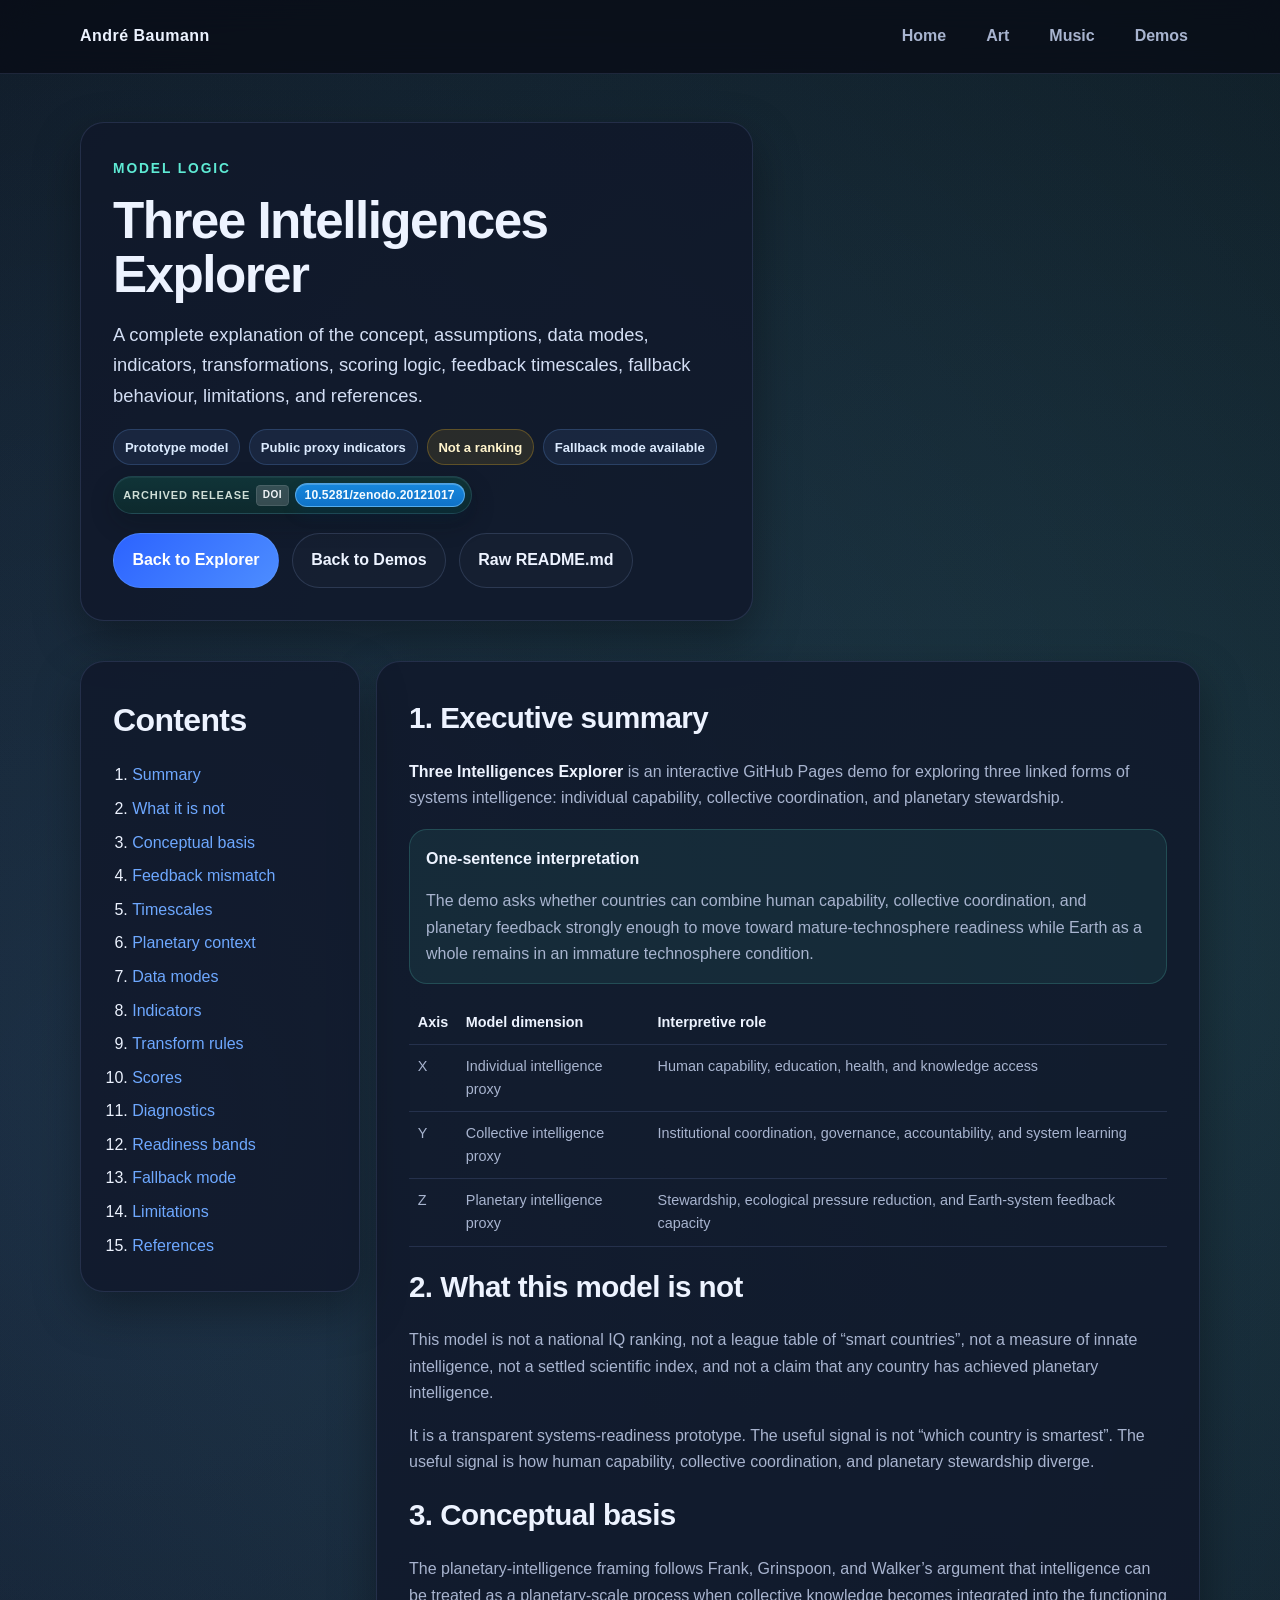
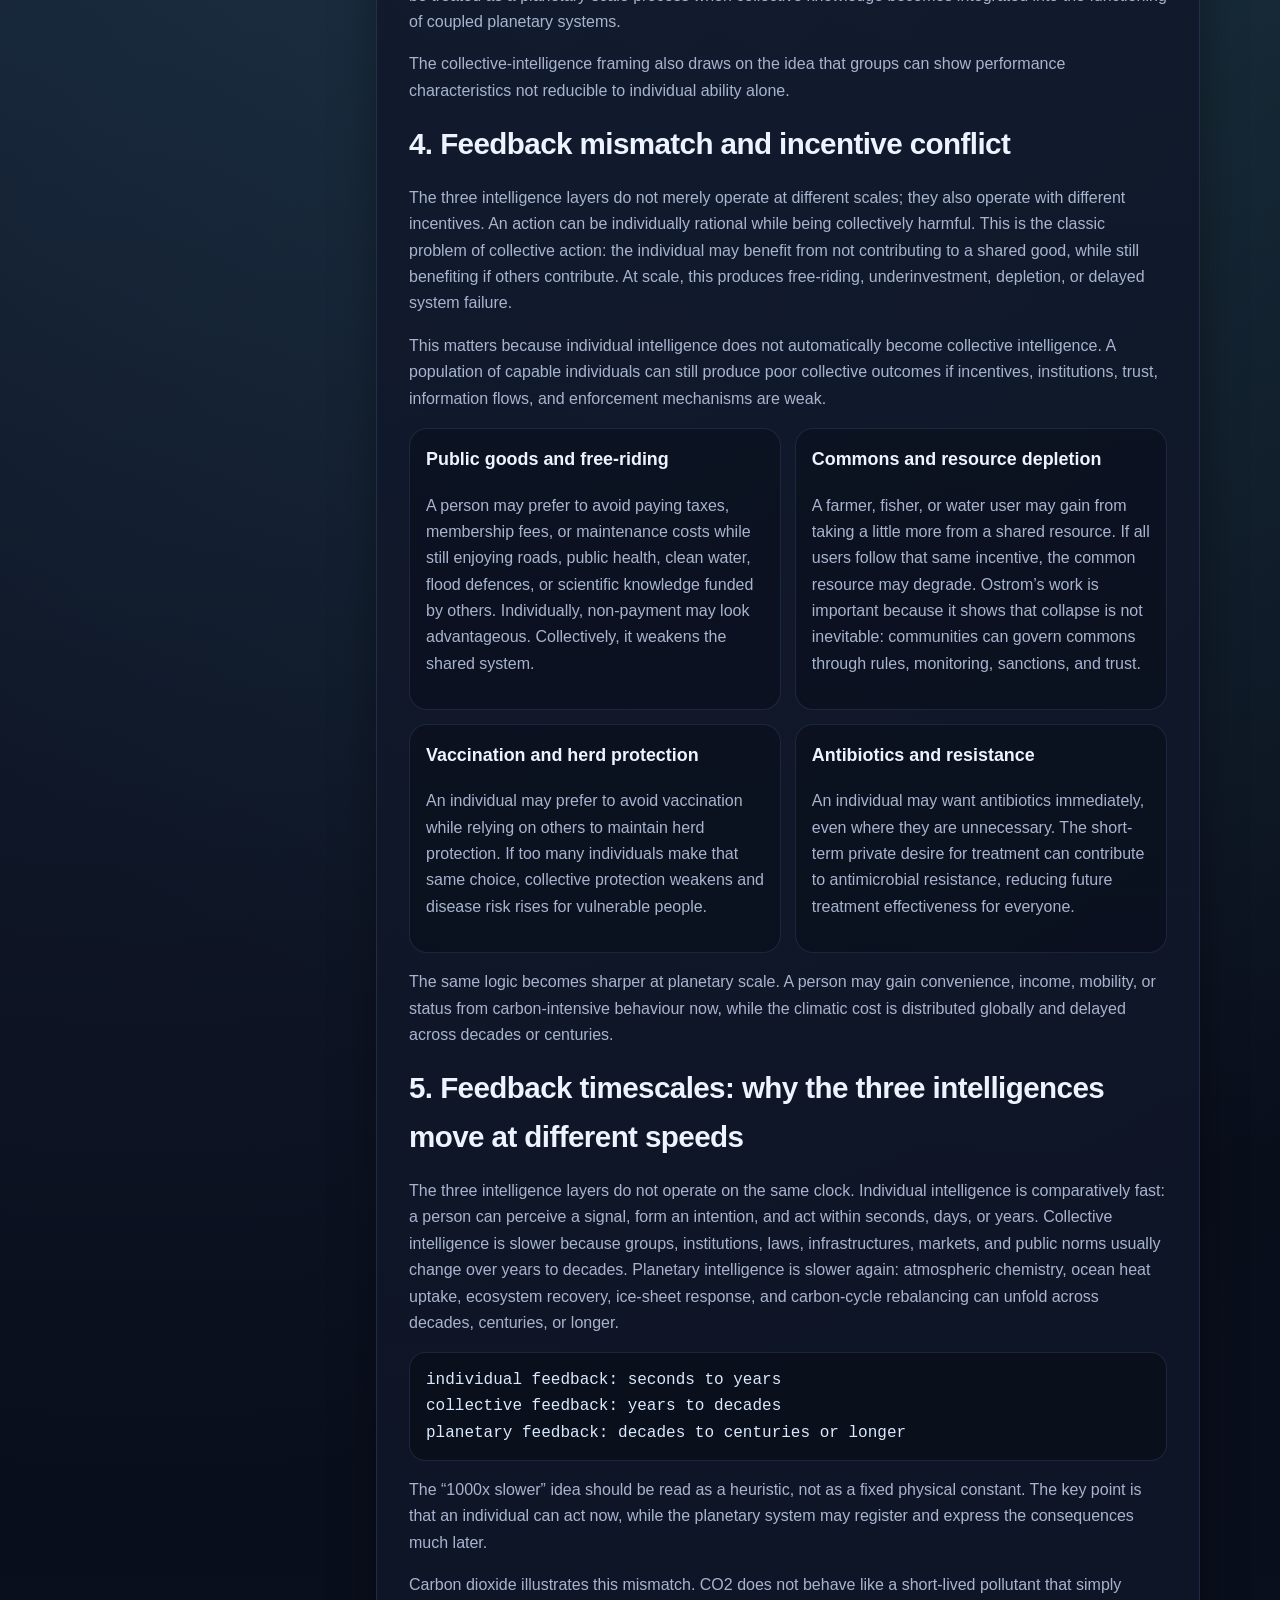
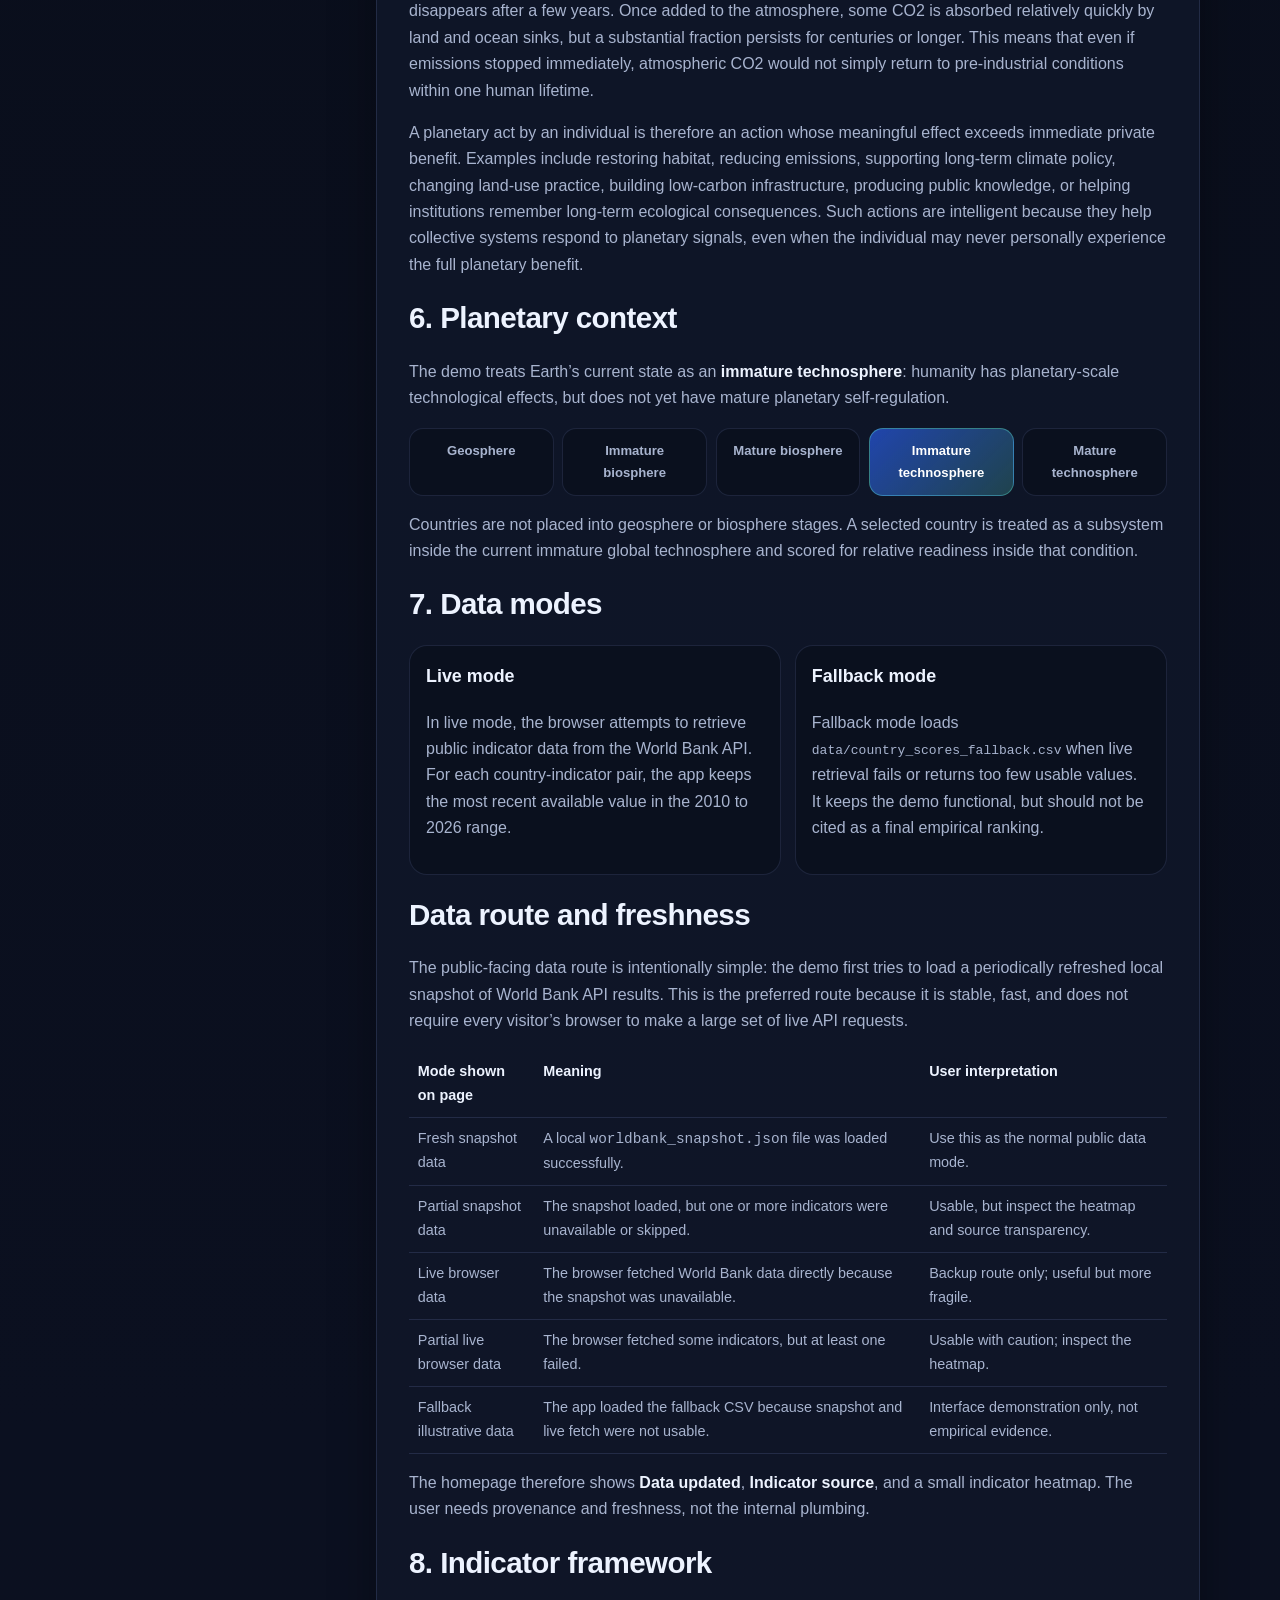
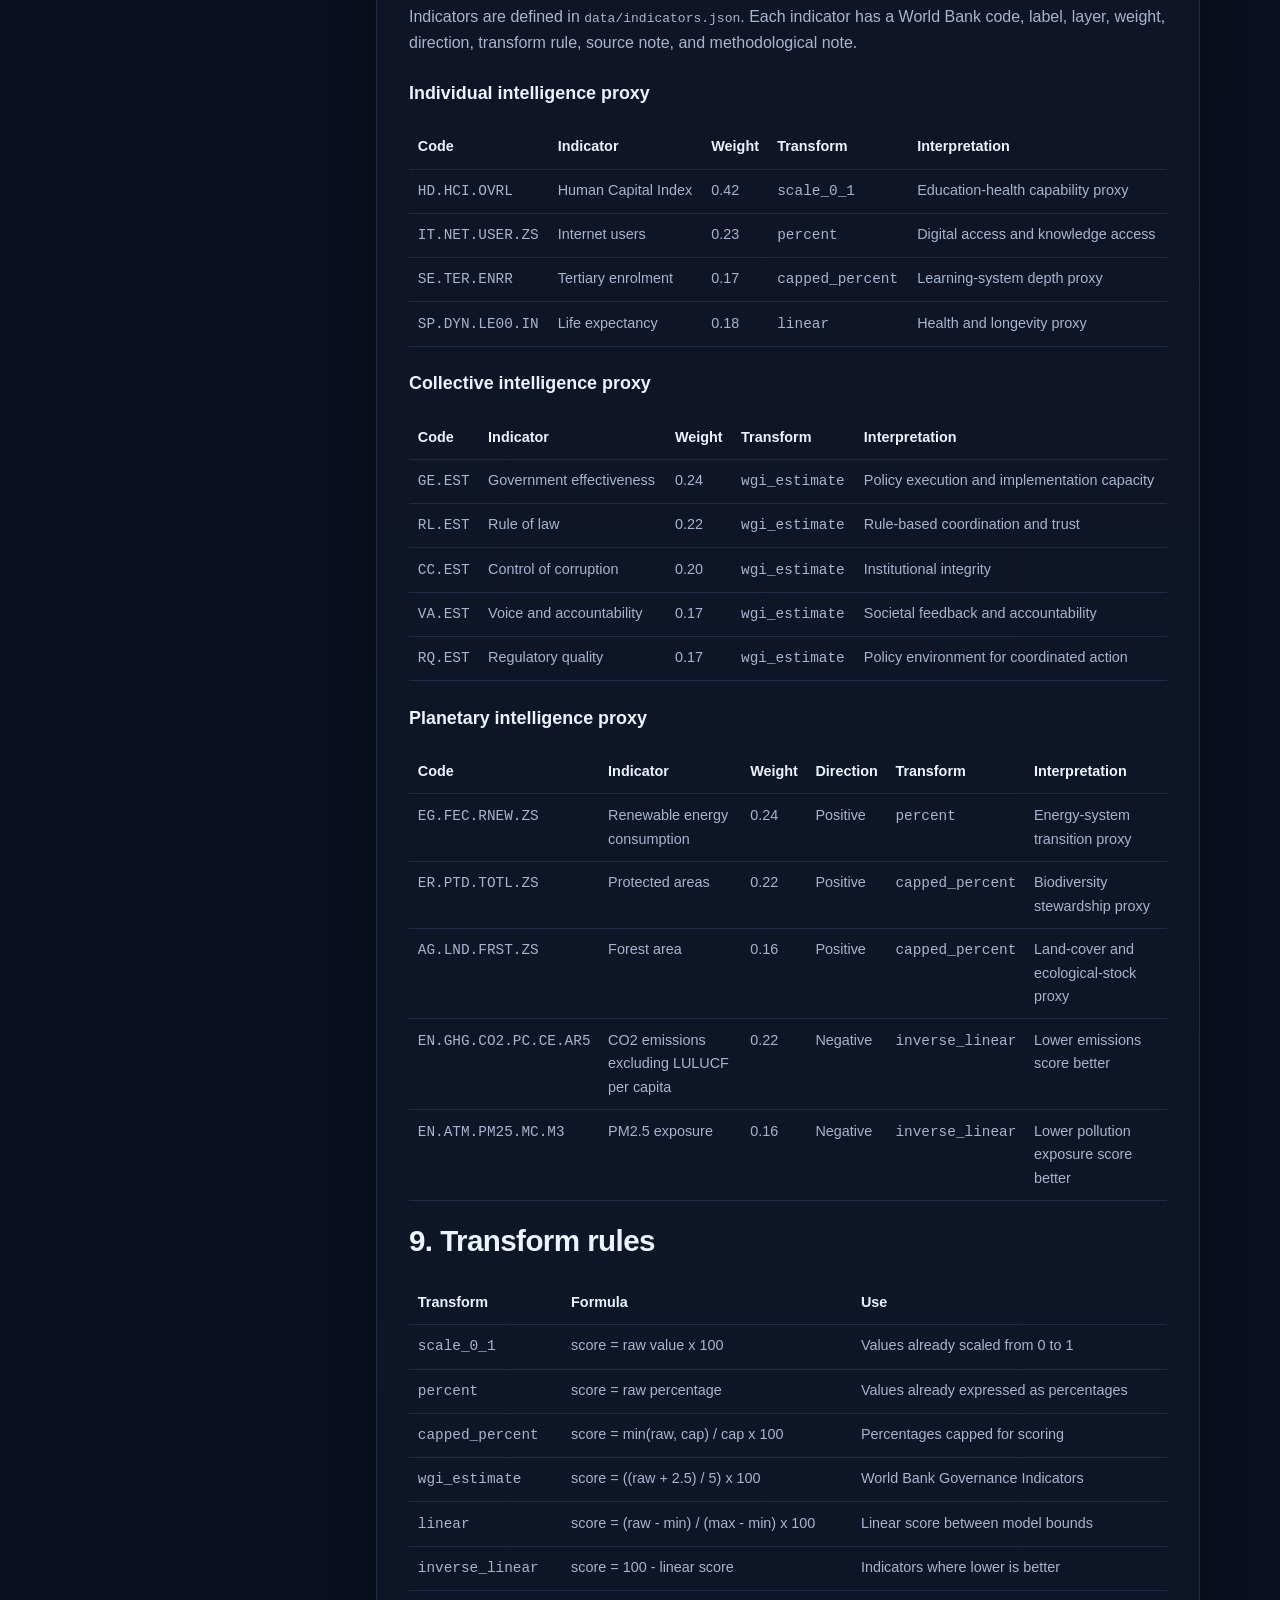
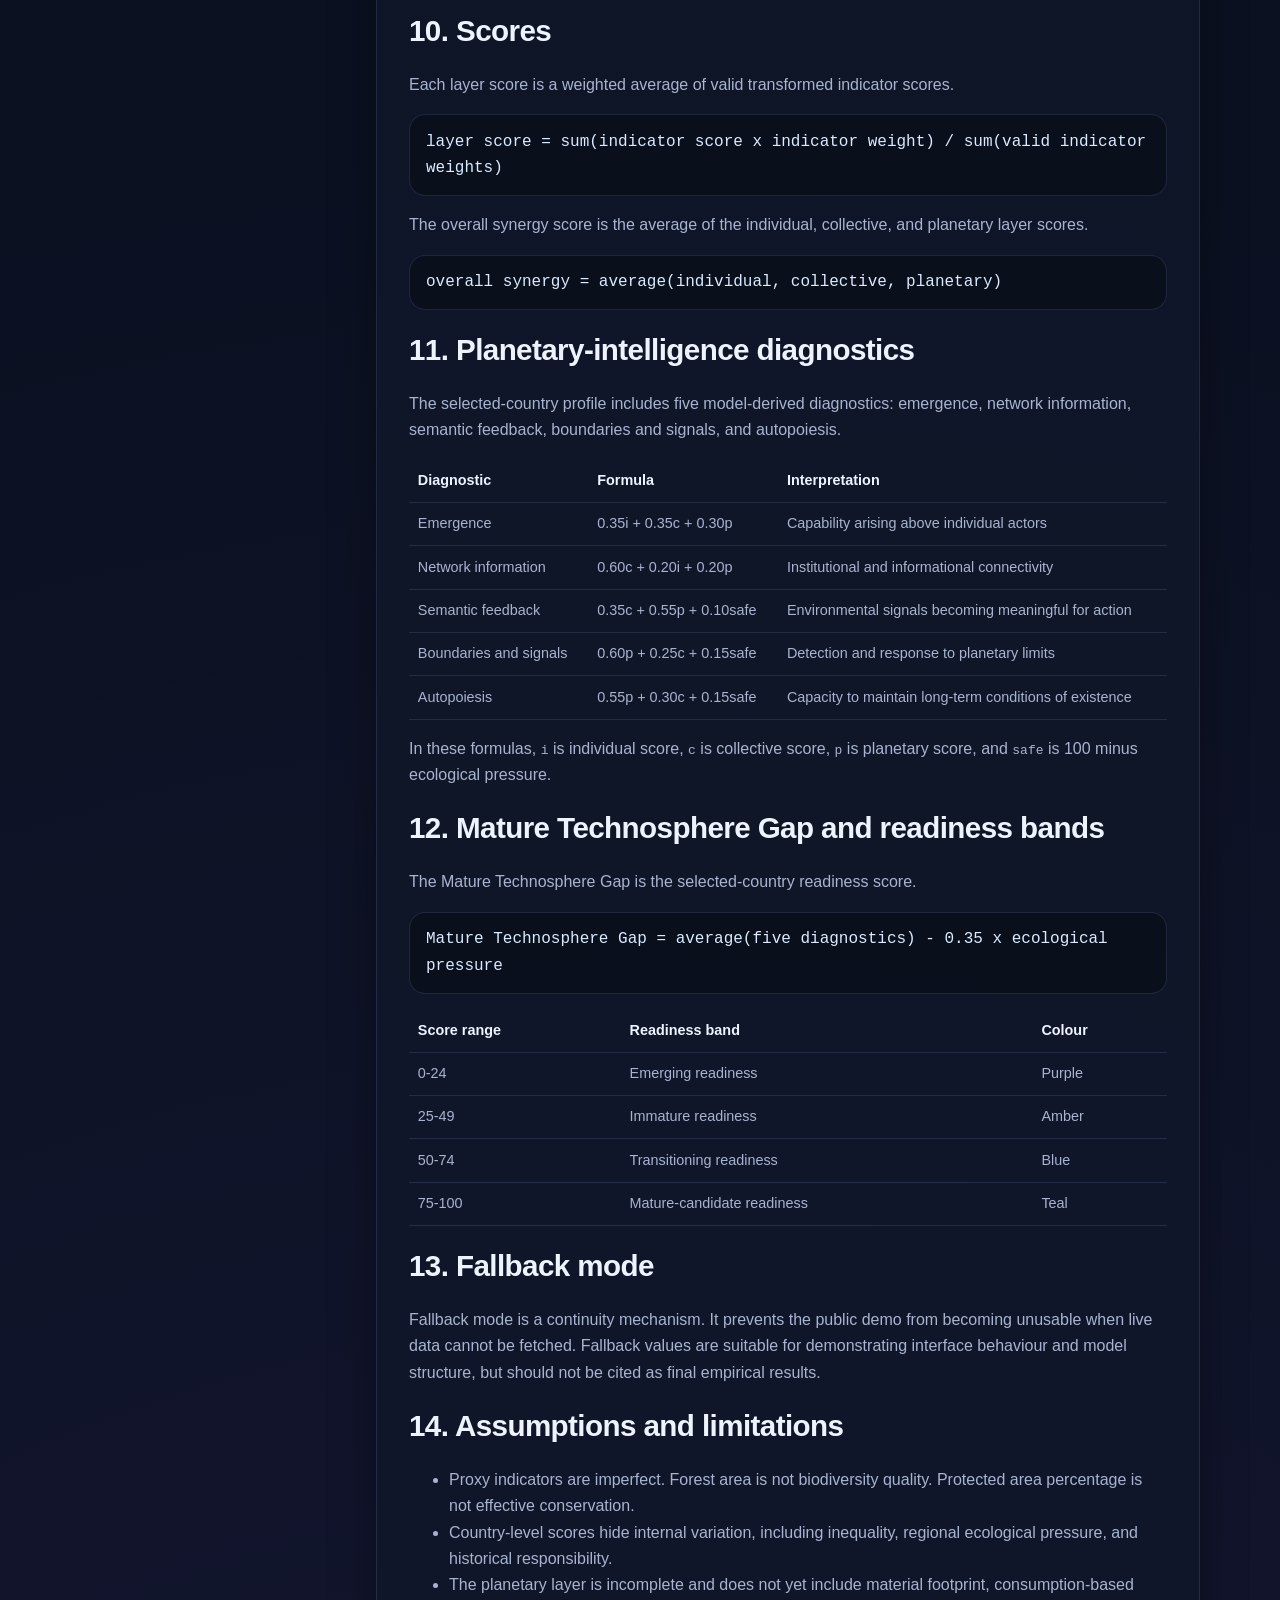
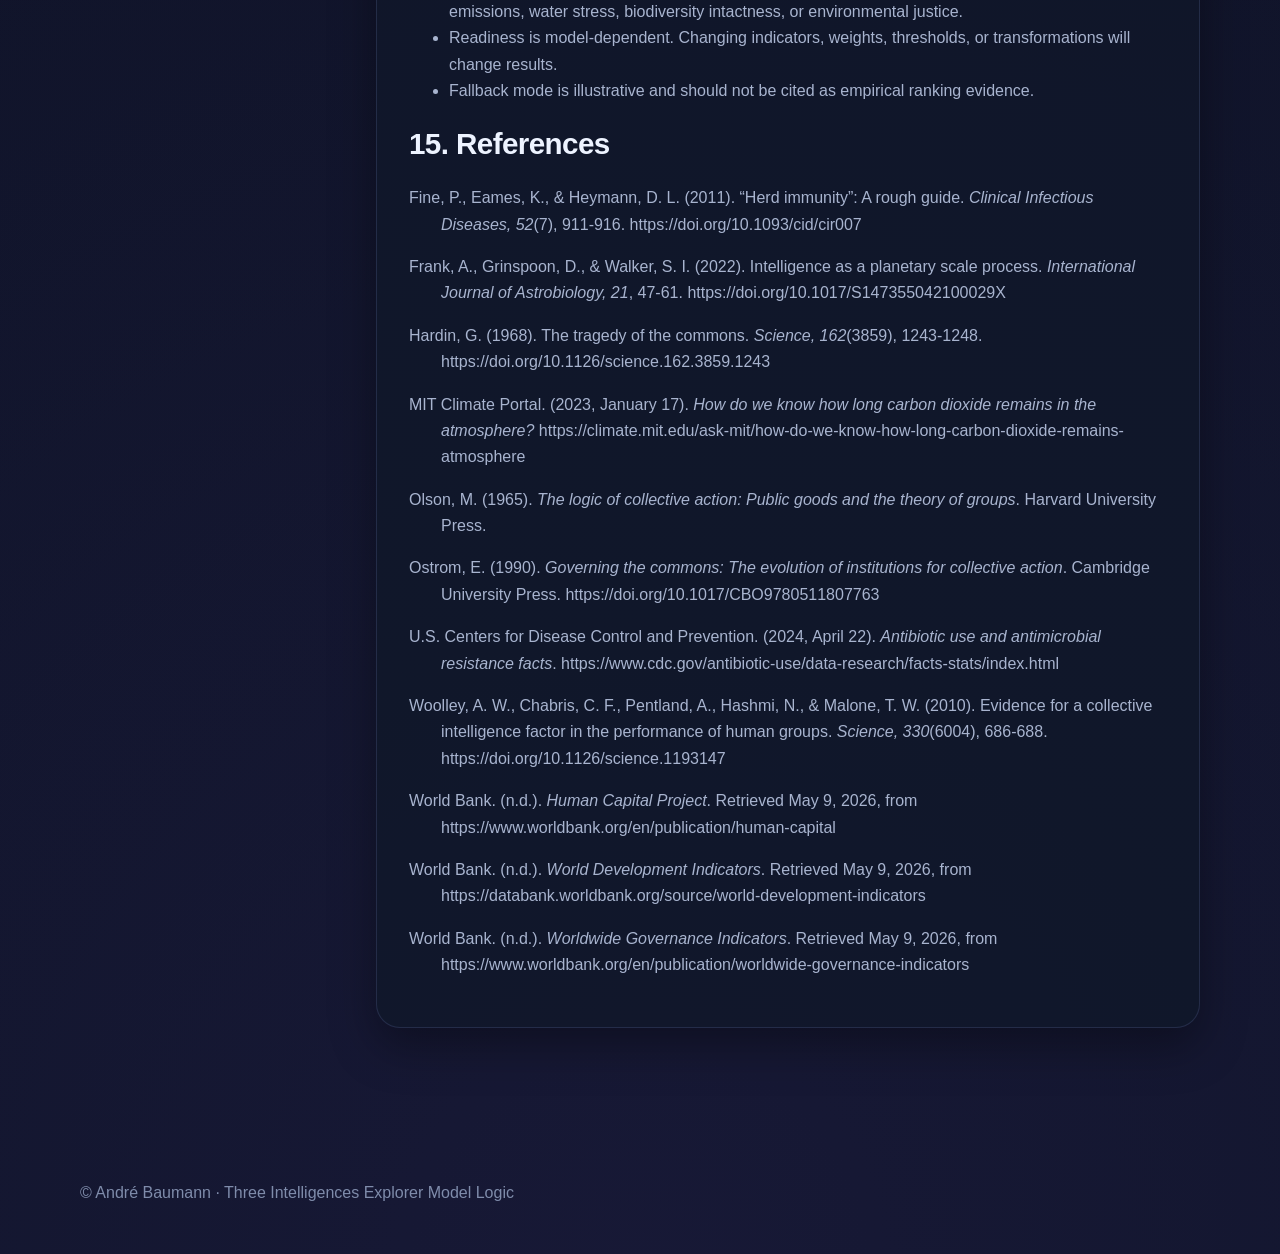
<file: model.html>
<!DOCTYPE html>
<html lang="en">
<head>
  <meta charset="utf-8" />
  <meta name="viewport" content="width=device-width, initial-scale=1" />
  <meta name="theme-color" content="#0b1020" />
  <title>Model Logic | Three Intelligences Explorer</title>
  <meta name="description" content="Complete model logic, assumptions, data modes, indicators, scoring rules, limitations, and references for the Three Intelligences Explorer." />
  <link rel="stylesheet" href="assets/css/site.css" />
  <link rel="stylesheet" href="styles.css" />
</head>
<body>
  <header class="site-header">
    <div class="container topbar">
      <a class="brand" href="https://salmonofdoubt.github.io/">André Baumann</a>
      <nav class="nav" aria-label="Primary">
        <a href="https://salmonofdoubt.github.io/">Home</a>
        <a href="https://salmonofdoubt.github.io/art/">Art</a>
        <a href="https://salmonofdoubt.github.io/music/">Music</a>
        <a href="https://salmonofdoubt.github.io/demos/">Demos</a>
      </nav>
    </div>
  </header>

  <main class="container intelligence-demo model-logic-page">
    <section class="hero intelligence-hero model-logic-hero">
      <div class="panel">
        <span class="eyebrow">Model Logic</span>
        <h1>Three Intelligences Explorer</h1>
        <p class="lead">
          A complete explanation of the concept, assumptions, data modes, indicators, transformations,
          scoring logic, feedback timescales, fallback behaviour, limitations, and references.
        </p>

        <div class="model-status-strip" aria-label="Model status">
          <span class="model-status-pill">Prototype model</span>
          <span class="model-status-pill">Public proxy indicators</span>
          <span class="model-status-pill caution">Not a ranking</span>
          <span class="model-status-pill">Fallback mode available</span>
        </div>

        <div class="hero-doi-row">
          <div class="doi-strip" aria-label="Archived release DOI">
            <span class="doi-strip-label">Archived release</span>
            <span class="doi-strip-badge">DOI</span>
            <a class="doi-strip-link" href="https://doi.org/10.5281/zenodo.20121017" target="_blank" rel="noopener noreferrer">10.5281/zenodo.20121017</a>
          </div>
        </div>

        <div class="button-row">
          <a class="button primary" href="./index.html">Back to Explorer</a>
          <a class="button" href="https://salmonofdoubt.github.io/demos/">Back to Demos</a>
          <a class="button" href="README.md">Raw README.md</a>
        </div>
      </div>
    </section>

    <section class="section model-logic-layout">
      <aside class="panel model-toc">
        <h2>Contents</h2>
        <ol>
          <li><a href="#summary">Summary</a></li>
          <li><a href="#not-ranking">What it is not</a></li>
          <li><a href="#concept">Conceptual basis</a></li>
          <li><a href="#feedback">Feedback mismatch</a></li>
          <li><a href="#timescales">Timescales</a></li>
          <li><a href="#planetary-context">Planetary context</a></li>
          <li><a href="#data-modes">Data modes</a></li>
          <li><a href="#indicators">Indicators</a></li>
          <li><a href="#transforms">Transform rules</a></li>
          <li><a href="#scores">Scores</a></li>
          <li><a href="#diagnostics">Diagnostics</a></li>
          <li><a href="#readiness">Readiness bands</a></li>
          <li><a href="#fallback">Fallback mode</a></li>
          <li><a href="#limitations">Limitations</a></li>
          <li><a href="#references">References</a></li>
        </ol>
      </aside>

      <article class="panel model-document">
        <section id="summary">
          <h2>1. Executive summary</h2>
          <p>
            <strong>Three Intelligences Explorer</strong> is an interactive GitHub Pages demo for exploring three linked
            forms of systems intelligence: individual capability, collective coordination, and planetary stewardship.
          </p>

          <div class="model-callout">
            <strong>One-sentence interpretation</strong>
            <p>
              The demo asks whether countries can combine human capability, collective coordination, and planetary
              feedback strongly enough to move toward mature-technosphere readiness while Earth as a whole remains in
              an immature technosphere condition.
            </p>
          </div>

          <table class="model-table">
            <thead>
              <tr>
                <th>Axis</th>
                <th>Model dimension</th>
                <th>Interpretive role</th>
              </tr>
            </thead>
            <tbody>
              <tr>
                <td>X</td>
                <td>Individual intelligence proxy</td>
                <td>Human capability, education, health, and knowledge access</td>
              </tr>
              <tr>
                <td>Y</td>
                <td>Collective intelligence proxy</td>
                <td>Institutional coordination, governance, accountability, and system learning</td>
              </tr>
              <tr>
                <td>Z</td>
                <td>Planetary intelligence proxy</td>
                <td>Stewardship, ecological pressure reduction, and Earth-system feedback capacity</td>
              </tr>
            </tbody>
          </table>
        </section>

        <section id="not-ranking">
          <h2>2. What this model is not</h2>
          <p>
            This model is not a national IQ ranking, not a league table of “smart countries”, not a measure of innate
            intelligence, not a settled scientific index, and not a claim that any country has achieved planetary
            intelligence.
          </p>
          <p>
            It is a transparent systems-readiness prototype. The useful signal is not “which country is smartest”.
            The useful signal is how human capability, collective coordination, and planetary stewardship diverge.
          </p>
        </section>

        <section id="concept">
          <h2>3. Conceptual basis</h2>
          <p>
            The planetary-intelligence framing follows Frank, Grinspoon, and Walker’s argument that intelligence can be
            treated as a planetary-scale process when collective knowledge becomes integrated into the functioning of
            coupled planetary systems.
          </p>
          <p>
            The collective-intelligence framing also draws on the idea that groups can show performance characteristics
            not reducible to individual ability alone.
          </p>
        </section>

        <section id="feedback">
          <h2>4. Feedback mismatch and incentive conflict</h2>
          <p>
            The three intelligence layers do not merely operate at different scales; they also operate with different
            incentives. An action can be individually rational while being collectively harmful. This is the classic
            problem of collective action: the individual may benefit from not contributing to a shared good, while still
            benefiting if others contribute. At scale, this produces free-riding, underinvestment, depletion, or delayed
            system failure.
          </p>

          <p>
            This matters because individual intelligence does not automatically become collective intelligence. A
            population of capable individuals can still produce poor collective outcomes if incentives, institutions,
            trust, information flows, and enforcement mechanisms are weak.
          </p>

          <div class="model-card-grid">
            <section class="model-mini-card">
              <h3>Public goods and free-riding</h3>
              <p>
                A person may prefer to avoid paying taxes, membership fees, or maintenance costs while still enjoying
                roads, public health, clean water, flood defences, or scientific knowledge funded by others.
                Individually, non-payment may look advantageous. Collectively, it weakens the shared system.
              </p>
            </section>

            <section class="model-mini-card">
              <h3>Commons and resource depletion</h3>
              <p>
                A farmer, fisher, or water user may gain from taking a little more from a shared resource. If all users
                follow that same incentive, the common resource may degrade. Ostrom’s work is important because it shows
                that collapse is not inevitable: communities can govern commons through rules, monitoring, sanctions,
                and trust.
              </p>
            </section>

            <section class="model-mini-card">
              <h3>Vaccination and herd protection</h3>
              <p>
                An individual may prefer to avoid vaccination while relying on others to maintain herd protection. If too
                many individuals make that same choice, collective protection weakens and disease risk rises for vulnerable
                people.
              </p>
            </section>

            <section class="model-mini-card">
              <h3>Antibiotics and resistance</h3>
              <p>
                An individual may want antibiotics immediately, even where they are unnecessary. The short-term private
                desire for treatment can contribute to antimicrobial resistance, reducing future treatment effectiveness
                for everyone.
              </p>
            </section>
          </div>

          <p>
            The same logic becomes sharper at planetary scale. A person may gain convenience, income, mobility, or
            status from carbon-intensive behaviour now, while the climatic cost is distributed globally and delayed
            across decades or centuries.
          </p>
        </section>

        <section id="timescales">
          <h2>5. Feedback timescales: why the three intelligences move at different speeds</h2>
          <p>
            The three intelligence layers do not operate on the same clock. Individual intelligence is comparatively
            fast: a person can perceive a signal, form an intention, and act within seconds, days, or years. Collective
            intelligence is slower because groups, institutions, laws, infrastructures, markets, and public norms usually
            change over years to decades. Planetary intelligence is slower again: atmospheric chemistry, ocean heat
            uptake, ecosystem recovery, ice-sheet response, and carbon-cycle rebalancing can unfold across decades,
            centuries, or longer.
          </p>

          <div class="model-equation">
            individual feedback: seconds to years<br />
            collective feedback: years to decades<br />
            planetary feedback: decades to centuries or longer
          </div>

          <p>
            The “1000x slower” idea should be read as a heuristic, not as a fixed physical constant. The key point is
            that an individual can act now, while the planetary system may register and express the consequences much
            later.
          </p>

          <p>
            Carbon dioxide illustrates this mismatch. CO2 does not behave like a short-lived pollutant that simply
            disappears after a few years. Once added to the atmosphere, some CO2 is absorbed relatively quickly by land
            and ocean sinks, but a substantial fraction persists for centuries or longer. This means that even if
            emissions stopped immediately, atmospheric CO2 would not simply return to pre-industrial conditions within
            one human lifetime.
          </p>

          <p>
            A planetary act by an individual is therefore an action whose meaningful effect exceeds immediate private
            benefit. Examples include restoring habitat, reducing emissions, supporting long-term climate policy,
            changing land-use practice, building low-carbon infrastructure, producing public knowledge, or helping
            institutions remember long-term ecological consequences. Such actions are intelligent because they help
            collective systems respond to planetary signals, even when the individual may never personally experience
            the full planetary benefit.
          </p>
        </section>

        <section id="planetary-context">
          <h2>6. Planetary context</h2>
          <p>
            The demo treats Earth’s current state as an <strong>immature technosphere</strong>: humanity has
            planetary-scale technological effects, but does not yet have mature planetary self-regulation.
          </p>

          <div class="model-stage-row" aria-label="Planetary transition sequence">
            <span>Geosphere</span>
            <span>Immature biosphere</span>
            <span>Mature biosphere</span>
            <span class="active">Immature technosphere</span>
            <span>Mature technosphere</span>
          </div>

          <p>
            Countries are not placed into geosphere or biosphere stages. A selected country is treated as a subsystem
            inside the current immature global technosphere and scored for relative readiness inside that condition.
          </p>
        </section>

        <section id="data-modes">
          <h2>7. Data modes</h2>
          <div class="model-card-grid">
            <section class="model-mini-card">
              <h3>Live mode</h3>
              <p>
                In live mode, the browser attempts to retrieve public indicator data from the World Bank API. For each
                country-indicator pair, the app keeps the most recent available value in the 2010 to 2026 range.
              </p>
            </section>
            <section class="model-mini-card">
              <h3>Fallback mode</h3>
              <p>
                Fallback mode loads <code>data/country_scores_fallback.csv</code> when live retrieval fails or returns
                too few usable values. It keeps the demo functional, but should not be cited as a final empirical ranking.
              </p>
            </section>
          </div>
        </section>

        <section id="data-route">
  <h2>Data route and freshness</h2>
  <p>
    The public-facing data route is intentionally simple: the demo first tries to load a periodically refreshed
    local snapshot of World Bank API results. This is the preferred route because it is stable, fast, and does
    not require every visitor’s browser to make a large set of live API requests.
  </p>
  <table class="model-table">
    <thead>
      <tr>
        <th>Mode shown on page</th>
        <th>Meaning</th>
        <th>User interpretation</th>
      </tr>
    </thead>
    <tbody>
      <tr>
        <td>Fresh snapshot data</td>
        <td>A local <code>worldbank_snapshot.json</code> file was loaded successfully.</td>
        <td>Use this as the normal public data mode.</td>
      </tr>
      <tr>
        <td>Partial snapshot data</td>
        <td>The snapshot loaded, but one or more indicators were unavailable or skipped.</td>
        <td>Usable, but inspect the heatmap and source transparency.</td>
      </tr>
      <tr>
        <td>Live browser data</td>
        <td>The browser fetched World Bank data directly because the snapshot was unavailable.</td>
        <td>Backup route only; useful but more fragile.</td>
      </tr>
      <tr>
        <td>Partial live browser data</td>
        <td>The browser fetched some indicators, but at least one failed.</td>
        <td>Usable with caution; inspect the heatmap.</td>
      </tr>
      <tr>
        <td>Fallback illustrative data</td>
        <td>The app loaded the fallback CSV because snapshot and live fetch were not usable.</td>
        <td>Interface demonstration only, not empirical evidence.</td>
      </tr>
    </tbody>
  </table>
  <p>
    The homepage therefore shows <strong>Data updated</strong>, <strong>Indicator source</strong>, and a small
    indicator heatmap. The user needs provenance and freshness, not the internal plumbing.
  </p>
</section>

        <section id="indicators">
          <h2>8. Indicator framework</h2>
          <p>
            Indicators are defined in <code>data/indicators.json</code>. Each indicator has a World Bank code, label,
            layer, weight, direction, transform rule, source note, and methodological note.
          </p>

          <h3>Individual intelligence proxy</h3>
          <table class="model-table">
            <thead>
              <tr>
                <th>Code</th>
                <th>Indicator</th>
                <th>Weight</th>
                <th>Transform</th>
                <th>Interpretation</th>
              </tr>
            </thead>
            <tbody>
              <tr><td><code>HD.HCI.OVRL</code></td><td>Human Capital Index</td><td>0.42</td><td><code>scale_0_1</code></td><td>Education-health capability proxy</td></tr>
              <tr><td><code>IT.NET.USER.ZS</code></td><td>Internet users</td><td>0.23</td><td><code>percent</code></td><td>Digital access and knowledge access</td></tr>
              <tr><td><code>SE.TER.ENRR</code></td><td>Tertiary enrolment</td><td>0.17</td><td><code>capped_percent</code></td><td>Learning-system depth proxy</td></tr>
              <tr><td><code>SP.DYN.LE00.IN</code></td><td>Life expectancy</td><td>0.18</td><td><code>linear</code></td><td>Health and longevity proxy</td></tr>
            </tbody>
          </table>

          <h3>Collective intelligence proxy</h3>
          <table class="model-table">
            <thead>
              <tr>
                <th>Code</th>
                <th>Indicator</th>
                <th>Weight</th>
                <th>Transform</th>
                <th>Interpretation</th>
              </tr>
            </thead>
            <tbody>
              <tr><td><code>GE.EST</code></td><td>Government effectiveness</td><td>0.24</td><td><code>wgi_estimate</code></td><td>Policy execution and implementation capacity</td></tr>
              <tr><td><code>RL.EST</code></td><td>Rule of law</td><td>0.22</td><td><code>wgi_estimate</code></td><td>Rule-based coordination and trust</td></tr>
              <tr><td><code>CC.EST</code></td><td>Control of corruption</td><td>0.20</td><td><code>wgi_estimate</code></td><td>Institutional integrity</td></tr>
              <tr><td><code>VA.EST</code></td><td>Voice and accountability</td><td>0.17</td><td><code>wgi_estimate</code></td><td>Societal feedback and accountability</td></tr>
              <tr><td><code>RQ.EST</code></td><td>Regulatory quality</td><td>0.17</td><td><code>wgi_estimate</code></td><td>Policy environment for coordinated action</td></tr>
            </tbody>
          </table>

          <h3>Planetary intelligence proxy</h3>
          <table class="model-table">
            <thead>
              <tr>
                <th>Code</th>
                <th>Indicator</th>
                <th>Weight</th>
                <th>Direction</th>
                <th>Transform</th>
                <th>Interpretation</th>
              </tr>
            </thead>
            <tbody>
              <tr><td><code>EG.FEC.RNEW.ZS</code></td><td>Renewable energy consumption</td><td>0.24</td><td>Positive</td><td><code>percent</code></td><td>Energy-system transition proxy</td></tr>
              <tr><td><code>ER.PTD.TOTL.ZS</code></td><td>Protected areas</td><td>0.22</td><td>Positive</td><td><code>capped_percent</code></td><td>Biodiversity stewardship proxy</td></tr>
              <tr><td><code>AG.LND.FRST.ZS</code></td><td>Forest area</td><td>0.16</td><td>Positive</td><td><code>capped_percent</code></td><td>Land-cover and ecological-stock proxy</td></tr>
              <tr><td><code>EN.GHG.CO2.PC.CE.AR5</code></td><td>CO2 emissions excluding LULUCF per capita</td><td>0.22</td><td>Negative</td><td><code>inverse_linear</code></td><td>Lower emissions score better</td></tr>
              <tr><td><code>EN.ATM.PM25.MC.M3</code></td><td>PM2.5 exposure</td><td>0.16</td><td>Negative</td><td><code>inverse_linear</code></td><td>Lower pollution exposure score better</td></tr>
            </tbody>
          </table>
        </section>

        <section id="transforms">
          <h2>9. Transform rules</h2>
          <table class="model-table">
            <thead>
              <tr>
                <th>Transform</th>
                <th>Formula</th>
                <th>Use</th>
              </tr>
            </thead>
            <tbody>
              <tr><td><code>scale_0_1</code></td><td>score = raw value x 100</td><td>Values already scaled from 0 to 1</td></tr>
              <tr><td><code>percent</code></td><td>score = raw percentage</td><td>Values already expressed as percentages</td></tr>
              <tr><td><code>capped_percent</code></td><td>score = min(raw, cap) / cap x 100</td><td>Percentages capped for scoring</td></tr>
              <tr><td><code>wgi_estimate</code></td><td>score = ((raw + 2.5) / 5) x 100</td><td>World Bank Governance Indicators</td></tr>
              <tr><td><code>linear</code></td><td>score = (raw - min) / (max - min) x 100</td><td>Linear score between model bounds</td></tr>
              <tr><td><code>inverse_linear</code></td><td>score = 100 - linear score</td><td>Indicators where lower is better</td></tr>
            </tbody>
          </table>
        </section>

        <section id="scores">
          <h2>10. Scores</h2>
          <p>Each layer score is a weighted average of valid transformed indicator scores.</p>
          <div class="model-equation">layer score = sum(indicator score x indicator weight) / sum(valid indicator weights)</div>
          <p>The overall synergy score is the average of the individual, collective, and planetary layer scores.</p>
          <div class="model-equation">overall synergy = average(individual, collective, planetary)</div>
        </section>

        <section id="diagnostics">
          <h2>11. Planetary-intelligence diagnostics</h2>
          <p>
            The selected-country profile includes five model-derived diagnostics: emergence, network information,
            semantic feedback, boundaries and signals, and autopoiesis.
          </p>
          <table class="model-table">
            <thead>
              <tr>
                <th>Diagnostic</th>
                <th>Formula</th>
                <th>Interpretation</th>
              </tr>
            </thead>
            <tbody>
              <tr><td>Emergence</td><td>0.35i + 0.35c + 0.30p</td><td>Capability arising above individual actors</td></tr>
              <tr><td>Network information</td><td>0.60c + 0.20i + 0.20p</td><td>Institutional and informational connectivity</td></tr>
              <tr><td>Semantic feedback</td><td>0.35c + 0.55p + 0.10safe</td><td>Environmental signals becoming meaningful for action</td></tr>
              <tr><td>Boundaries and signals</td><td>0.60p + 0.25c + 0.15safe</td><td>Detection and response to planetary limits</td></tr>
              <tr><td>Autopoiesis</td><td>0.55p + 0.30c + 0.15safe</td><td>Capacity to maintain long-term conditions of existence</td></tr>
            </tbody>
          </table>
          <p>
            In these formulas, <code>i</code> is individual score, <code>c</code> is collective score,
            <code>p</code> is planetary score, and <code>safe</code> is 100 minus ecological pressure.
          </p>
        </section>

        <section id="readiness">
          <h2>12. Mature Technosphere Gap and readiness bands</h2>
          <p>The Mature Technosphere Gap is the selected-country readiness score.</p>
          <div class="model-equation">Mature Technosphere Gap = average(five diagnostics) - 0.35 x ecological pressure</div>

          <table class="model-table">
            <thead>
              <tr>
                <th>Score range</th>
                <th>Readiness band</th>
                <th>Colour</th>
              </tr>
            </thead>
            <tbody>
              <tr><td>0-24</td><td>Emerging readiness</td><td>Purple</td></tr>
              <tr><td>25-49</td><td>Immature readiness</td><td>Amber</td></tr>
              <tr><td>50-74</td><td>Transitioning readiness</td><td>Blue</td></tr>
              <tr><td>75-100</td><td>Mature-candidate readiness</td><td>Teal</td></tr>
            </tbody>
          </table>
        </section>

        <section id="fallback">
          <h2>13. Fallback mode</h2>
          <p>
            Fallback mode is a continuity mechanism. It prevents the public demo from becoming unusable when live data
            cannot be fetched. Fallback values are suitable for demonstrating interface behaviour and model structure,
            but should not be cited as final empirical results.
          </p>
        </section>

        <section id="limitations">
          <h2>14. Assumptions and limitations</h2>
          <ul>
            <li>Proxy indicators are imperfect. Forest area is not biodiversity quality. Protected area percentage is not effective conservation.</li>
            <li>Country-level scores hide internal variation, including inequality, regional ecological pressure, and historical responsibility.</li>
            <li>The planetary layer is incomplete and does not yet include material footprint, consumption-based emissions, water stress, biodiversity intactness, or environmental justice.</li>
            <li>Readiness is model-dependent. Changing indicators, weights, thresholds, or transformations will change results.</li>
            <li>Fallback mode is illustrative and should not be cited as empirical ranking evidence.</li>
          </ul>
        </section>

        <section id="references">
          <h2>15. References</h2>
          <div class="apa-reference-list">
            <p>Fine, P., Eames, K., &amp; Heymann, D. L. (2011). “Herd immunity”: A rough guide. <em>Clinical Infectious Diseases, 52</em>(7), 911-916. https://doi.org/10.1093/cid/cir007</p>
            <p>Frank, A., Grinspoon, D., &amp; Walker, S. I. (2022). Intelligence as a planetary scale process. <em>International Journal of Astrobiology, 21</em>, 47-61. https://doi.org/10.1017/S147355042100029X</p>
            <p>Hardin, G. (1968). The tragedy of the commons. <em>Science, 162</em>(3859), 1243-1248. https://doi.org/10.1126/science.162.3859.1243</p>
            <p>MIT Climate Portal. (2023, January 17). <em>How do we know how long carbon dioxide remains in the atmosphere?</em> https://climate.mit.edu/ask-mit/how-do-we-know-how-long-carbon-dioxide-remains-atmosphere</p>
            <p>Olson, M. (1965). <em>The logic of collective action: Public goods and the theory of groups</em>. Harvard University Press.</p>
            <p>Ostrom, E. (1990). <em>Governing the commons: The evolution of institutions for collective action</em>. Cambridge University Press. https://doi.org/10.1017/CBO9780511807763</p>
            <p>U.S. Centers for Disease Control and Prevention. (2024, April 22). <em>Antibiotic use and antimicrobial resistance facts</em>. https://www.cdc.gov/antibiotic-use/data-research/facts-stats/index.html</p>
            <p>Woolley, A. W., Chabris, C. F., Pentland, A., Hashmi, N., &amp; Malone, T. W. (2010). Evidence for a collective intelligence factor in the performance of human groups. <em>Science, 330</em>(6004), 686-688. https://doi.org/10.1126/science.1193147</p>
            <p>World Bank. (n.d.). <em>Human Capital Project</em>. Retrieved May 9, 2026, from https://www.worldbank.org/en/publication/human-capital</p>
            <p>World Bank. (n.d.). <em>World Development Indicators</em>. Retrieved May 9, 2026, from https://databank.worldbank.org/source/world-development-indicators</p>
            <p>World Bank. (n.d.). <em>Worldwide Governance Indicators</em>. Retrieved May 9, 2026, from https://www.worldbank.org/en/publication/worldwide-governance-indicators</p>
          </div>
        </section>
      </article>
    </section>
  </main>

  <footer class="site-footer">
    <div class="container footer-row">
      <p>© André Baumann · Three Intelligences Explorer Model Logic</p>
    </div>
  </footer>
</body>
</html>
</file>
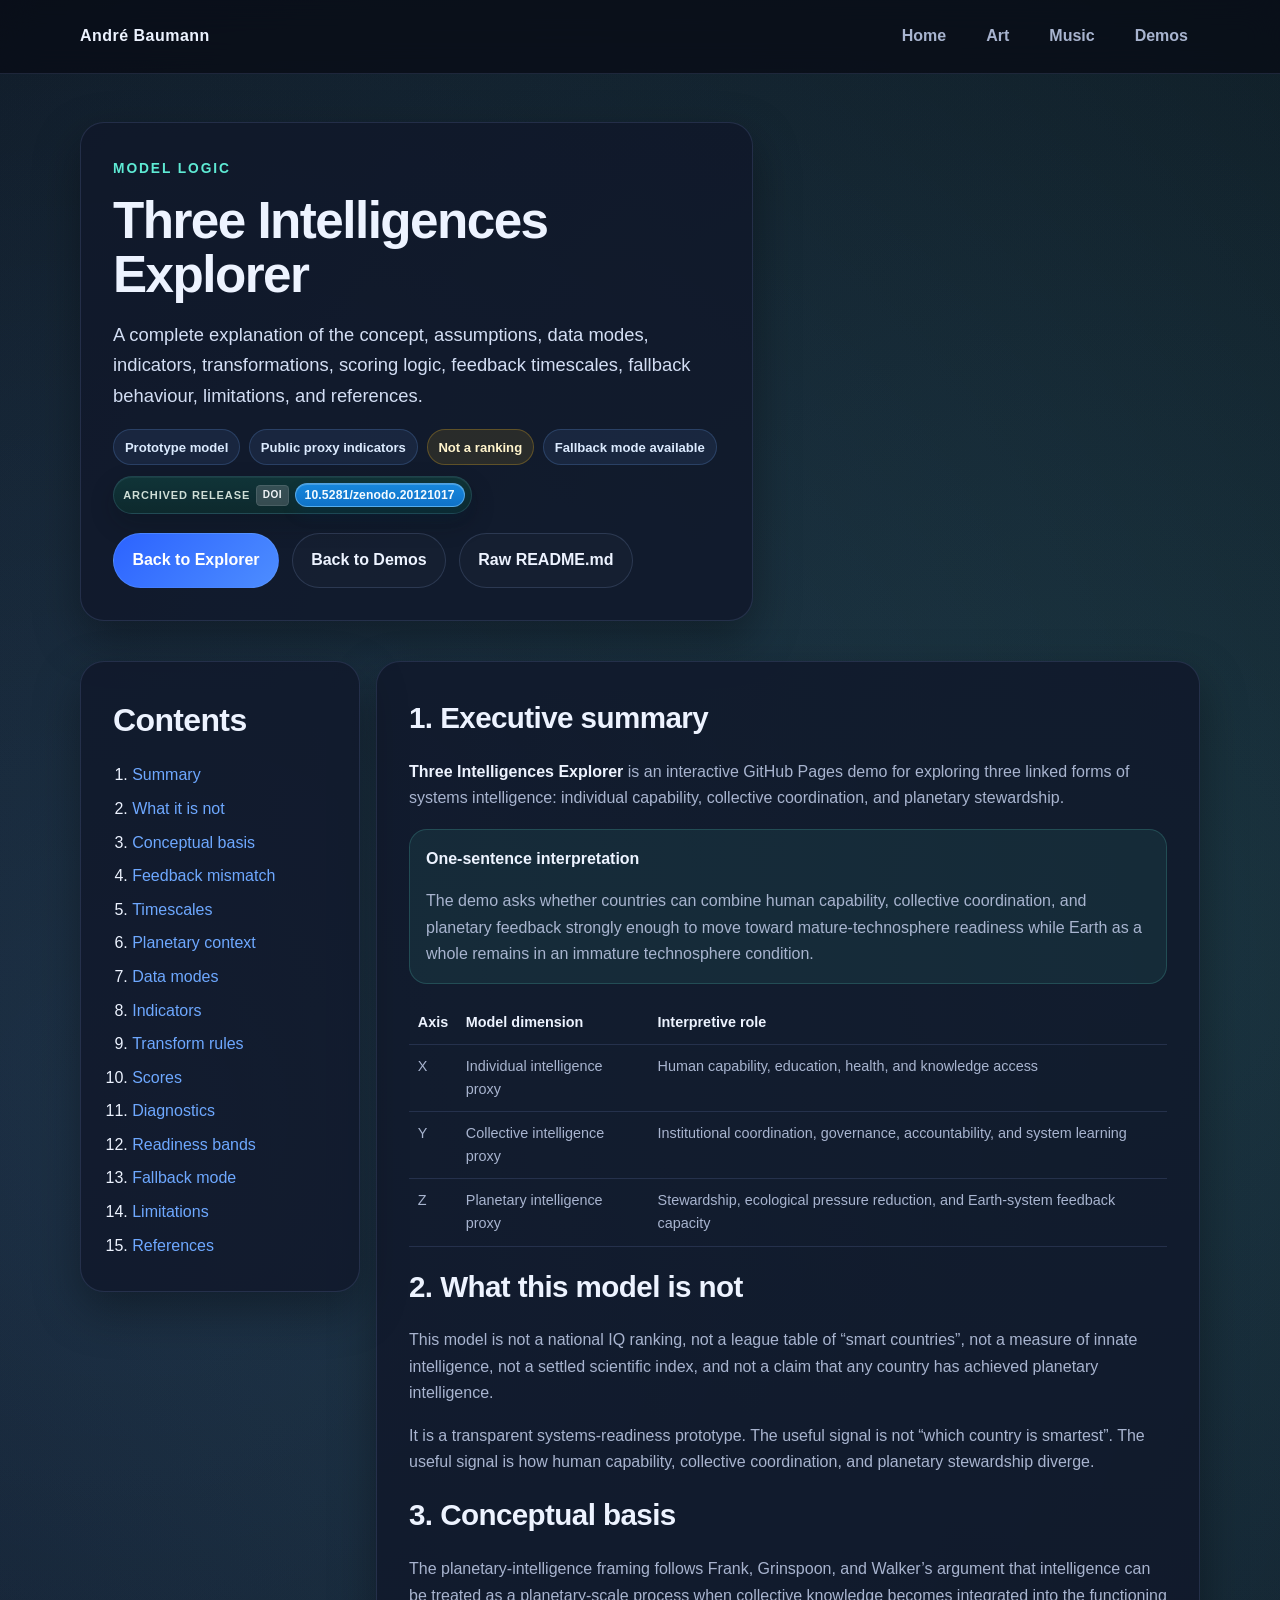
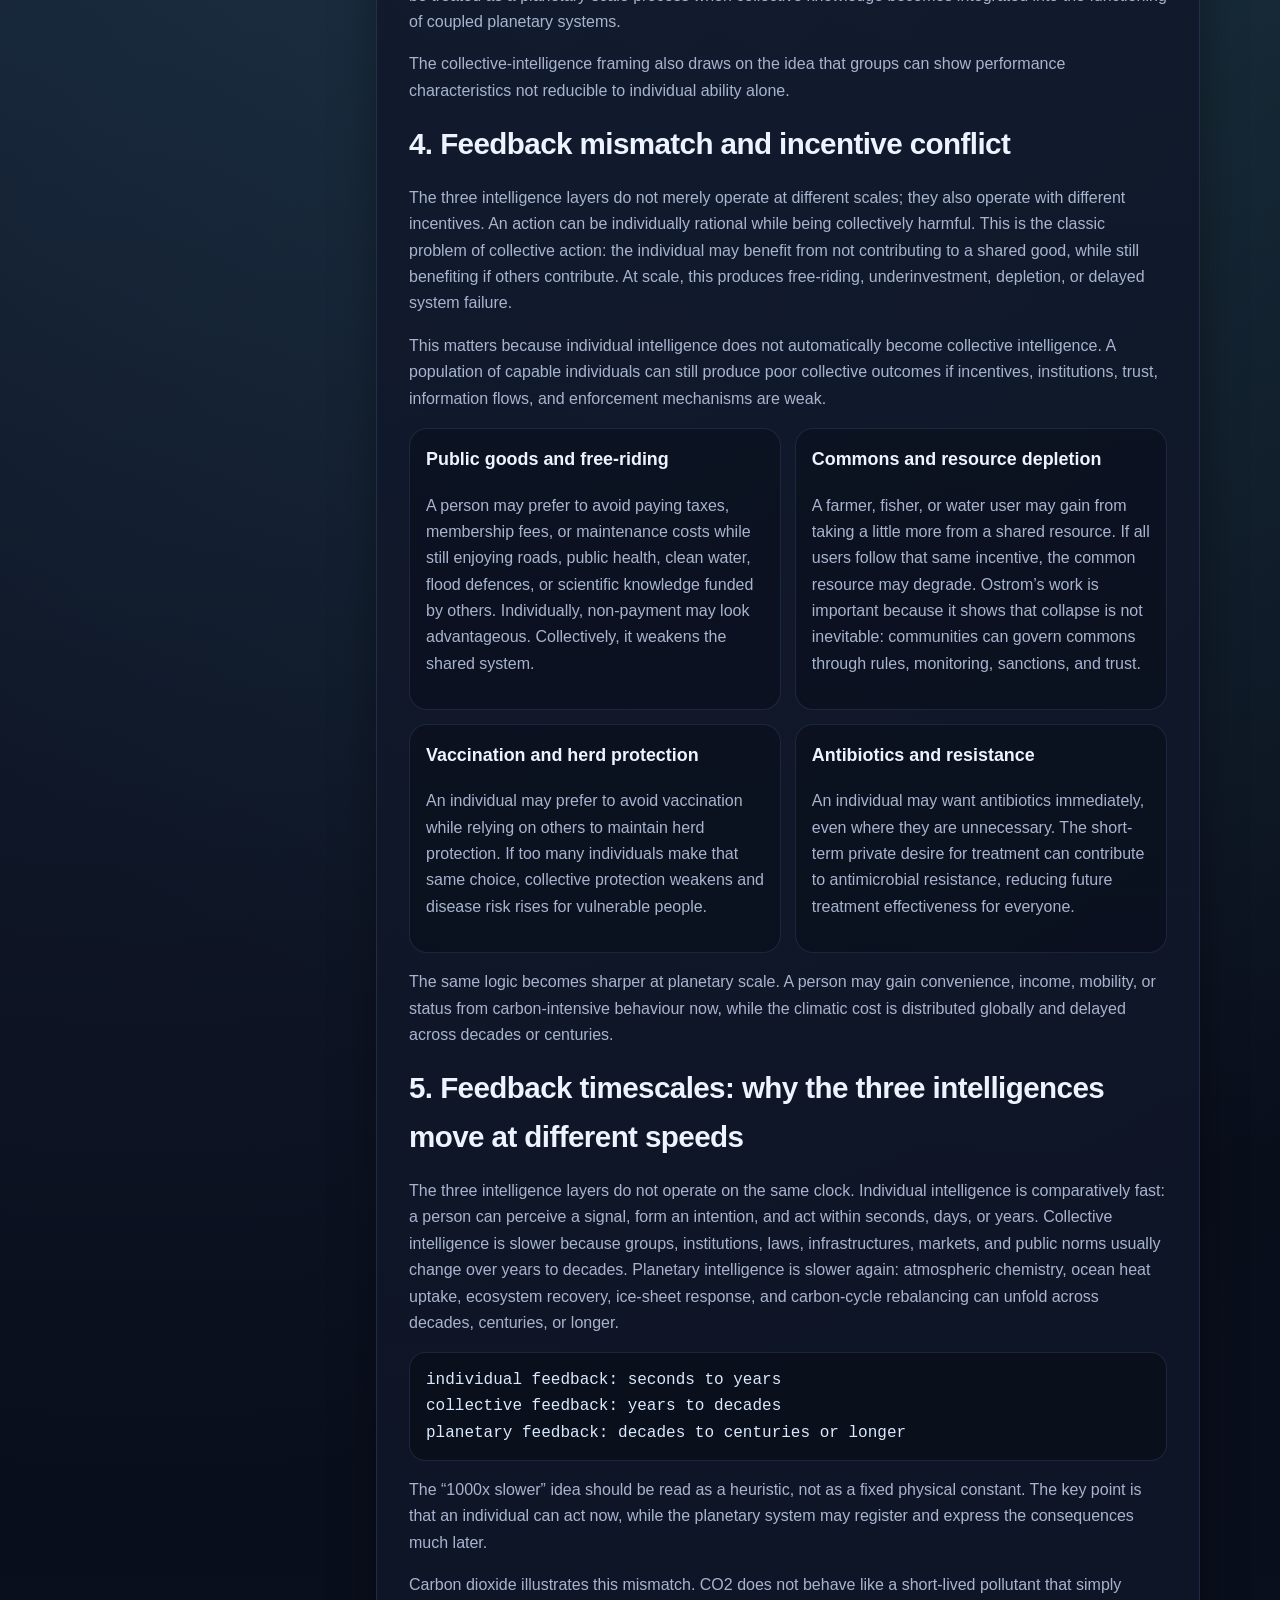
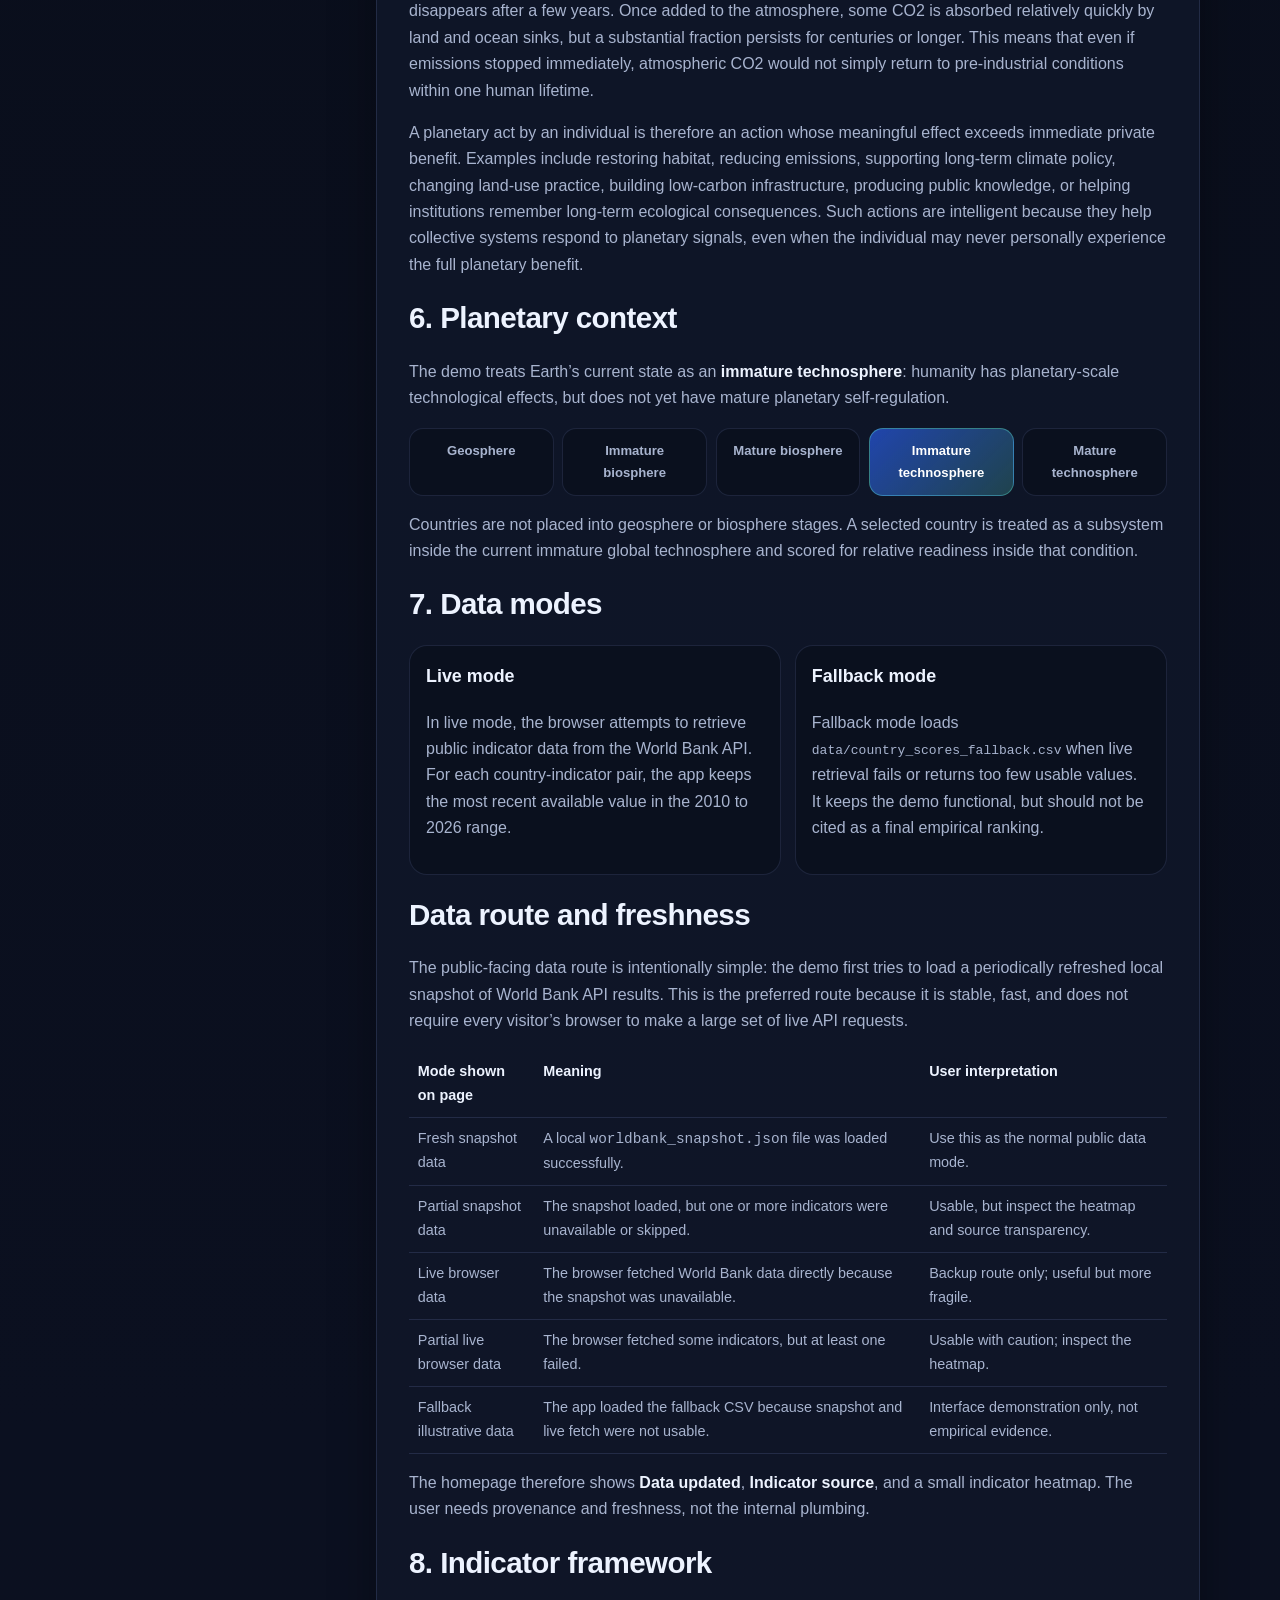
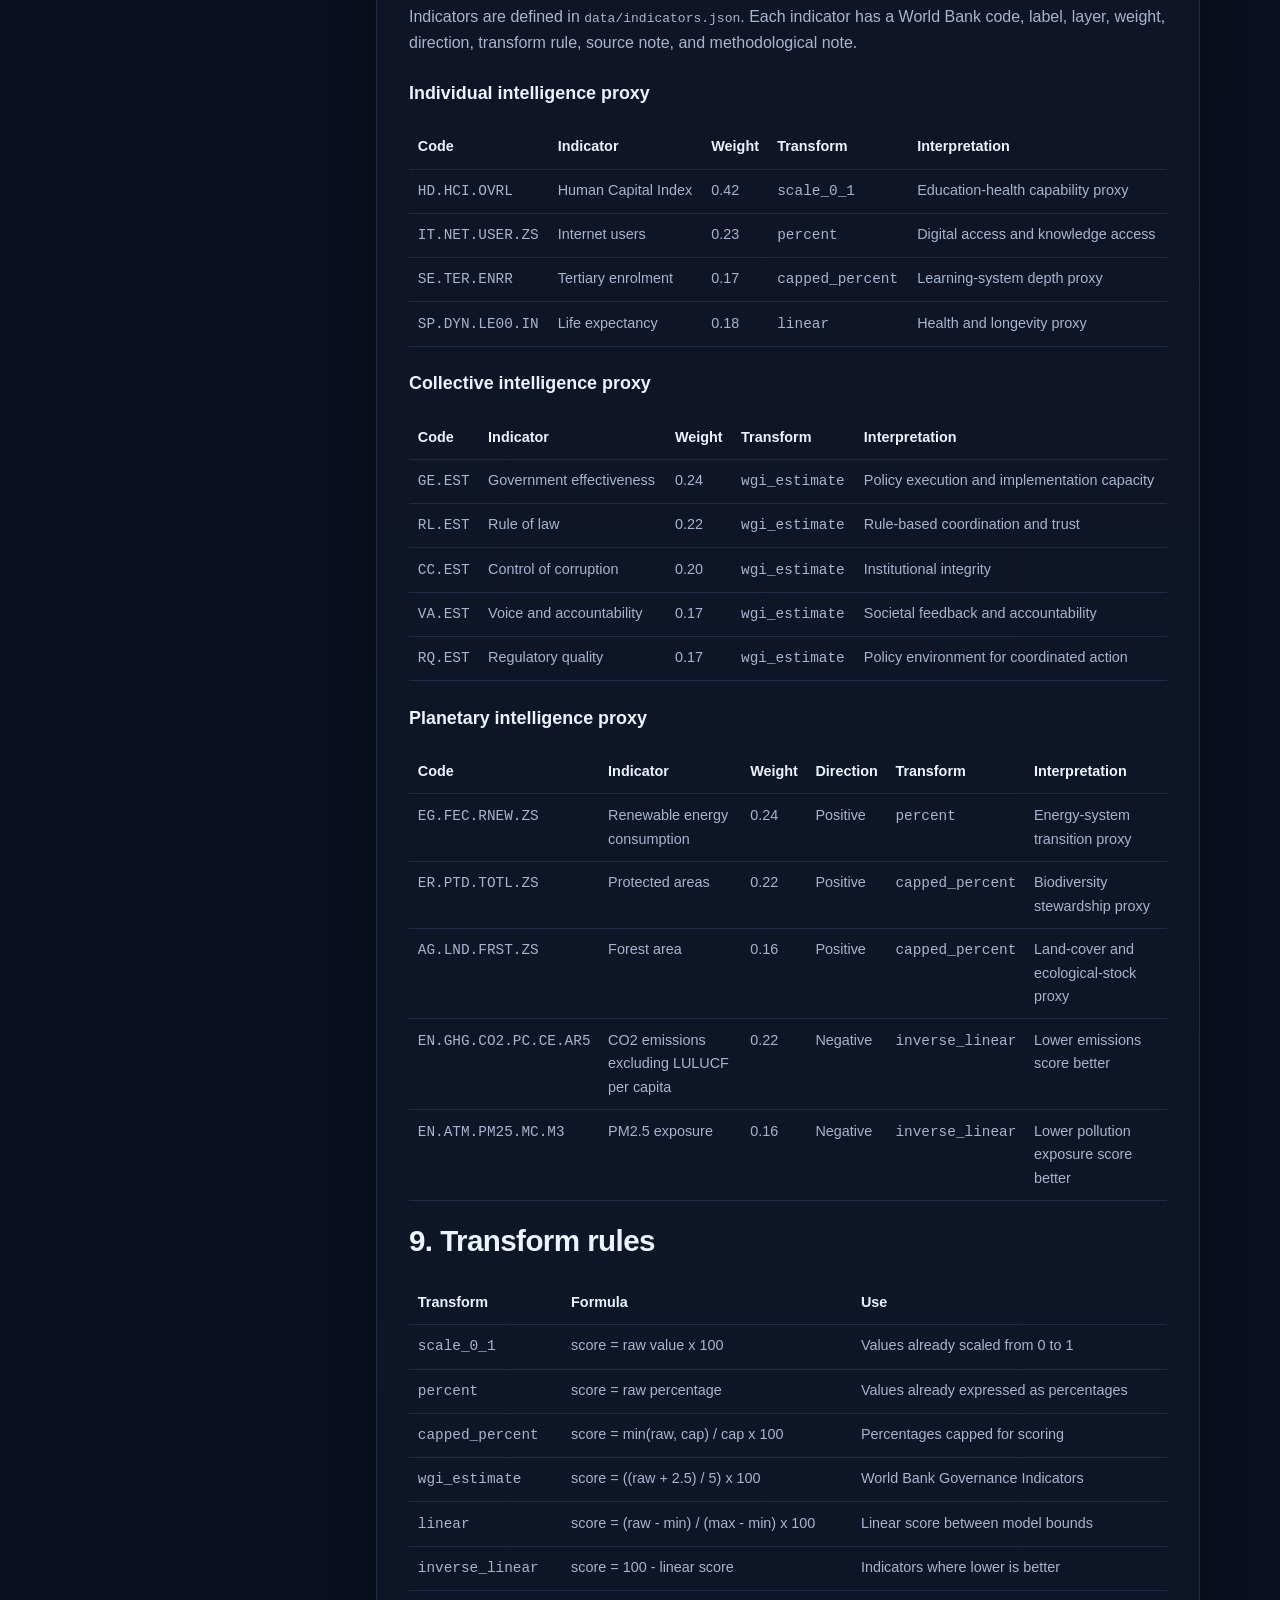
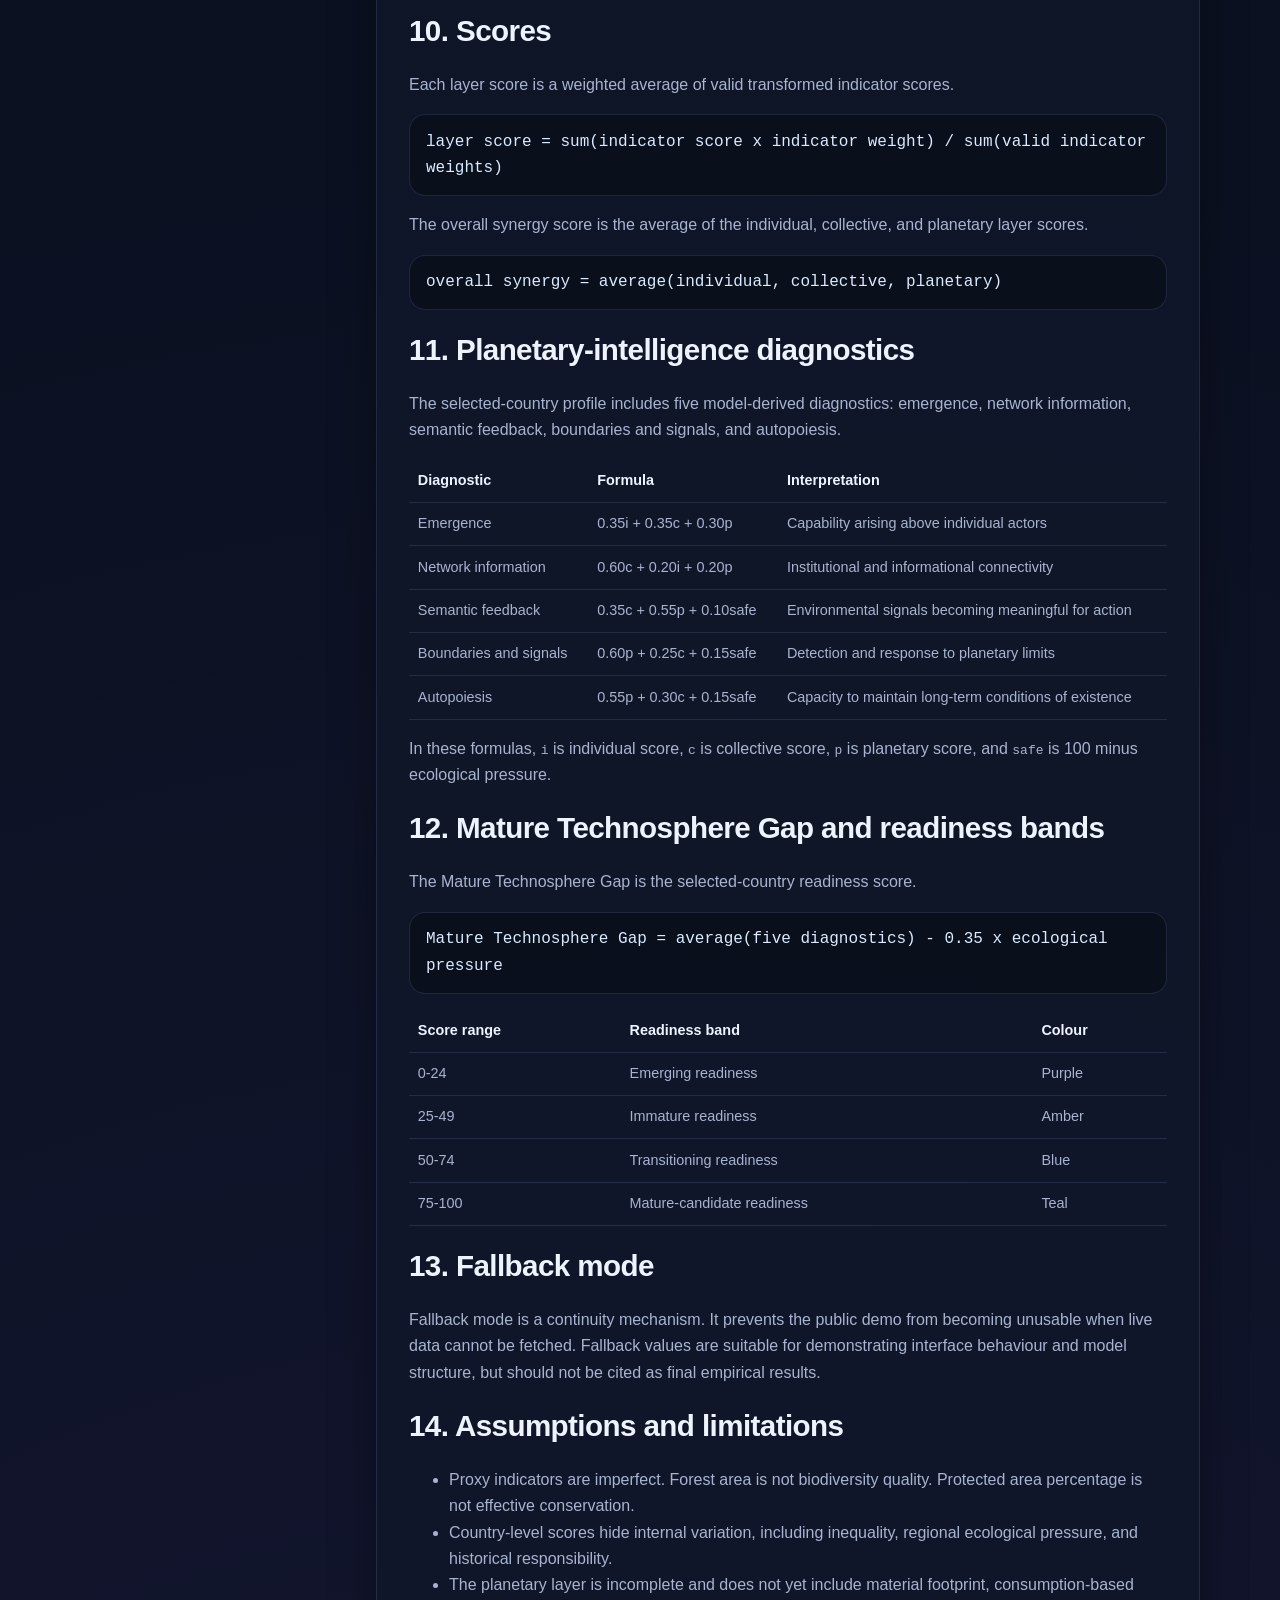
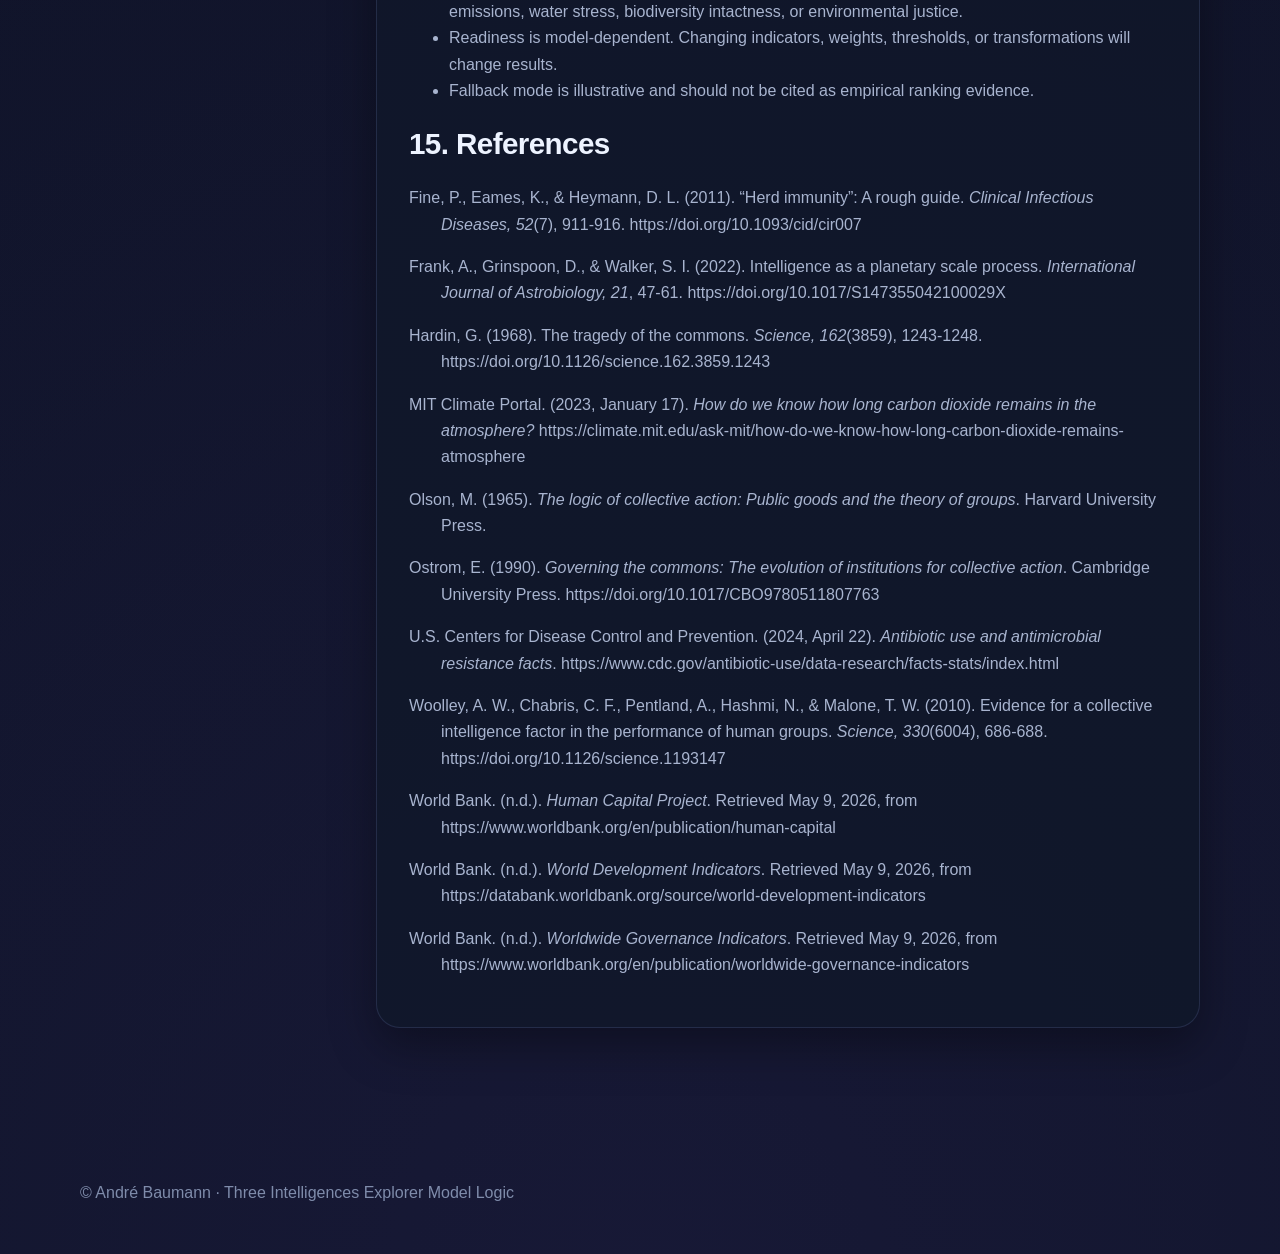
<file: readme.html>
<!DOCTYPE html>
<html lang="en">
<head>
  <meta charset="utf-8" />
  <meta http-equiv="refresh" content="0; url=model.html" />
  <meta name="viewport" content="width=device-width, initial-scale=1" />
  <title>Redirecting | Three Intelligences Explorer</title>
  <link rel="canonical" href="model.html" />
</head>
<body>
  <p>Redirecting to <a href="model.html">Model Logic</a>.</p>
</body>
</html>
</file>
<file: assets/css/site.css>
* {
  box-sizing: border-box;
}

html {
  scroll-behavior: smooth;
}

:root {
  --bg-0: #070b14;
  --bg-1: #0b1020;
  --bg-2: #11182a;
  --panel: rgba(17, 24, 42, 0.82);
  --panel-strong: rgba(20, 29, 50, 0.94);
  --border: rgba(153, 177, 255, 0.14);
  --text: #edf3ff;
  --muted: #a8b4cf;
  --soft: #7f8cab;
  --accent: #6ea8ff;
  --accent-2: #5eead4;
  --accent-3: #8b5cf6;
  --shadow: 0 18px 46px rgba(0, 0, 0, 0.34);
}

body {
  margin: 0;
  font-family: Inter, -apple-system, BlinkMacSystemFont, "Segoe UI", Roboto, Helvetica, Arial, sans-serif;
  line-height: 1.65;
  color: var(--text);
  background:
    radial-gradient(circle at 12% 12%, rgba(110, 168, 255, 0.16), transparent 24%),
    radial-gradient(circle at 86% 10%, rgba(94, 234, 212, 0.14), transparent 22%),
    radial-gradient(circle at 50% 100%, rgba(139, 92, 246, 0.10), transparent 30%),
    linear-gradient(180deg, var(--bg-0) 0%, var(--bg-1) 50%, #0a1120 100%);
  min-height: 100vh;
}

img {
  max-width: 100%;
  display: block;
  border-radius: 18px;
}

a {
  color: var(--accent);
  text-decoration: none;
}

a:hover {
  text-decoration: none;
  color: #9fc3ff;
}

.container {
  width: min(1120px, calc(100% - 2rem));
  margin: 0 auto;
}

.site-header {
  position: sticky;
  top: 0;
  z-index: 20;
  backdrop-filter: blur(16px);
  background: rgba(7, 11, 20, 0.72);
  border-bottom: 1px solid var(--border);
}

.topbar {
  display: flex;
  align-items: center;
  justify-content: space-between;
  gap: 1rem;
  padding: 1rem 0;
}

.brand {
  font-weight: 800;
  letter-spacing: 0.03em;
  color: var(--text);
  text-decoration: none;
}

.nav {
  display: flex;
  flex-wrap: wrap;
  gap: 1rem;
}

.nav a {
  color: var(--muted);
  font-weight: 600;
  text-decoration: none;
  padding: 0.45rem 0.75rem;
  border-radius: 999px;
  transition: 0.2s ease;
}

.nav a:hover {
  color: var(--text);
  background: rgba(110, 168, 255, 0.08);
}

.nav a[aria-current="page"] {
  color: var(--text);
  background: rgba(110, 168, 255, 0.14);
  box-shadow: inset 0 0 0 1px rgba(110, 168, 255, 0.18);
}

main {
  padding: 2rem 0 4rem;
}

.hero {
  display: grid;
  grid-template-columns: 1.35fr 0.95fr;
  gap: 1.5rem;
  align-items: stretch;
  margin: 1rem 0 2rem;
}

.panel,
.card,
.gallery-item,
.track,
.demo-card,
.contact-card {
  background: var(--panel);
  border: 1px solid var(--border);
  border-radius: 24px;
  box-shadow: var(--shadow);
}

.panel {
  padding: 2rem;
}

.hero h1 {
  margin: 0 0 0.5rem;
  font-size: clamp(2.2rem, 4vw, 4.4rem);
  line-height: 1.05;
  letter-spacing: -0.03em;
}

.eyebrow {
  display: inline-block;
  margin-bottom: 0.85rem;
  font-size: 0.86rem;
  font-weight: 800;
  text-transform: uppercase;
  letter-spacing: 0.14em;
  color: var(--accent-2);
}

.lead {
  font-size: 1.15rem;
  color: #d3def4;
  max-width: 60ch;
}

.quick-facts {
  display: grid;
  gap: 0.9rem;
}

.quick-facts div {
  padding: 1rem 1.1rem;
  border-radius: 18px;
  background: linear-gradient(
    180deg,
    rgba(110, 168, 255, 0.08) 0%,
    rgba(94, 234, 212, 0.04) 100%
  );
  border: 1px solid rgba(110, 168, 255, 0.10);
}

.quick-facts strong {
  display: block;
  margin-bottom: 0.25rem;
  font-size: 0.95rem;
  color: var(--text);
}

.button-row {
  display: flex;
  flex-wrap: wrap;
  gap: 0.8rem;
  margin-top: 1.2rem;
}

.button {
  display: inline-flex;
  align-items: center;
  justify-content: center;
  padding: 0.82rem 1.15rem;
  border-radius: 999px;
  border: 1px solid rgba(159, 195, 255, 0.16);
  background: rgba(255, 255, 255, 0.02);
  color: var(--text);
  font-weight: 700;
  text-decoration: none;
  transition: transform 0.18s ease, background 0.18s ease, border-color 0.18s ease;
}

.button:hover {
  transform: translateY(-1px);
  background: rgba(110, 168, 255, 0.08);
  border-color: rgba(110, 168, 255, 0.26);
}

.button.primary {
  background: linear-gradient(135deg, #2c63ff 0%, #4d8dff 100%);
  color: #ffffff;
  border-color: rgba(110, 168, 255, 0.3);
}

.button.primary:hover {
  background: linear-gradient(135deg, #3b72ff 0%, #67a0ff 100%);
  color: #ffffff;
}

.section {
  margin: 2.5rem 0;
}

.section h2 {
  margin: 0 0 1rem;
  font-size: clamp(1.5rem, 2.5vw, 2.2rem);
  letter-spacing: -0.02em;
}

.section-intro {
  max-width: 72ch;
  color: var(--muted);
}

.grid {
  display: grid;
  grid-template-columns: repeat(3, minmax(0, 1fr));
  gap: 1.25rem;
}

.grid.two {
  grid-template-columns: repeat(2, minmax(0, 1fr));
}

.card,
.contact-card,
.demo-card,
.track {
  padding: 1.35rem;
}

.card h3,
.contact-card h3,
.demo-card h3,
.track h3 {
  margin-top: 0;
  margin-bottom: 0.45rem;
  font-size: 1.2rem;
  color: var(--text);
}

.muted {
  color: var(--muted);
}

.list-clean {
  list-style: none;
  padding: 0;
  margin: 0;
}

.list-clean li + li {
  margin-top: 0.5rem;
}

.tag-row {
  display: flex;
  flex-wrap: wrap;
  gap: 0.55rem;
  margin-top: 1rem;
}

.tag {
  display: inline-block;
  padding: 0.42rem 0.78rem;
  border-radius: 999px;
  background: rgba(94, 234, 212, 0.08);
  border: 1px solid rgba(94, 234, 212, 0.12);
  color: #b4fff1;
  font-weight: 700;
  font-size: 0.9rem;
}

.gallery {
  display: grid;
  grid-template-columns: repeat(3, minmax(0, 1fr));
  gap: 1.25rem;
}

.gallery-item {
  overflow: hidden;
  transition: transform 0.22s ease, border-color 0.22s ease;
}

.gallery-item:hover,
.card:hover,
.track:hover,
.demo-card:hover,
.contact-card:hover {
  transform: translateY(-2px);
  border-color: rgba(110, 168, 255, 0.24);
}

.gallery-copy {
  padding: 1rem 1.05rem 1.2rem;
}

.gallery-copy h3 {
  margin: 0 0 0.3rem;
  font-size: 1.05rem;
}

.gallery-copy p {
  margin: 0;
  color: var(--muted);
}

.audio-note {
  margin-bottom: 1rem;
  color: var(--muted);
}

audio {
  width: 100%;
  margin-top: 0.75rem;
  filter: invert(1) hue-rotate(180deg) saturate(0.9) brightness(1.05);
}

.social-list {
  display: flex;
  flex-wrap: wrap;
  gap: 0.75rem;
  margin-top: 1rem;
}

.social-list a {
  display: inline-flex;
  padding: 0.65rem 0.95rem;
  border-radius: 999px;
  background: rgba(255, 255, 255, 0.03);
  border: 1px solid rgba(159, 195, 255, 0.10);
  color: var(--text);
  font-weight: 700;
  text-decoration: none;
  transition: 0.18s ease;
}

.social-list a:hover {
  background: rgba(110, 168, 255, 0.10);
  border-color: rgba(110, 168, 255, 0.22);
}

.site-footer {
  padding: 2rem 0 3rem;
  color: var(--soft);
}

.small {
  font-size: 0.95rem;
}

.callout {
  padding: 1rem 1.1rem;
  border-radius: 18px;
  background: linear-gradient(
    180deg,
    rgba(110, 168, 255, 0.08) 0%,
    rgba(139, 92, 246, 0.05) 100%
  );
  border: 1px solid rgba(110, 168, 255, 0.12);
}

strong {
  color: var(--text);
}

@media (max-width: 920px) {
  .hero,
  .grid,
  .grid.two,
  .gallery {
    grid-template-columns: 1fr;
  }

  .topbar {
    align-items: flex-start;
    flex-direction: column;
  }

  .nav {
    gap: 0.75rem;
  }

  .panel {
    padding: 1.35rem;
  }

  .hero h1 {
    font-size: 2.4rem;
  }
}
</file>
<file: styles.css>
.intelligence-demo .intelligence-hero {
  grid-template-columns: 1.35fr 0.85fr;
}

.explorer-shell {
  display: grid;
  grid-template-columns: 330px 1fr;
  gap: 1.25rem;
  align-items: start;
}

.controls-panel {
  position: sticky;
  top: 5.8rem;
}

.controls-panel label {
  display: block;
  margin: 1rem 0 0.35rem;
  color: var(--text);
  font-weight: 800;
}

.controls-panel input,
.controls-panel select {
  width: 100%;
  padding: 0.82rem 0.9rem;
  border-radius: 14px;
  border: 1px solid rgba(159, 195, 255, 0.16);
  color: var(--text);
  background: rgba(7, 11, 20, 0.62);
  outline: none;
}

.controls-panel input:focus,
.controls-panel select:focus {
  border-color: rgba(94, 234, 212, 0.42);
  box-shadow: 0 0 0 3px rgba(94, 234, 212, 0.08);
}

.control-buttons {
  display: grid;
  grid-template-columns: 1fr 1fr;
}

.control-buttons button {
  cursor: pointer;
}

.plot-stack {
  display: grid;
  gap: 1.25rem;
}

.plot-panel {
  min-height: 660px;
  padding: 0;
  overflow: hidden;
}

#plot {
  width: 100%;
  height: 660px;
}

.metric-grid,
.score-grid {
  display: grid;
  grid-template-columns: repeat(2, minmax(0, 1fr));
  gap: 0.75rem;
  margin-top: 1.2rem;
}

.metric-card,
.score-card {
  padding: 0.9rem;
  border-radius: 18px;
  background: linear-gradient(180deg, rgba(110,168,255,0.08), rgba(94,234,212,0.04));
  border: 1px solid rgba(110,168,255,0.12);
}

.metric-card span,
.score-card span {
  display: block;
  color: var(--muted);
  font-size: 0.84rem;
}

.metric-card strong,
.score-card strong {
  display: block;
  margin-top: 0.2rem;
  font-size: 1.35rem;
}

.selected-panel {
  padding: 1.4rem;
}

.selected-country h3 {
  margin-top: 0;
}

.profile-meta {
  display: flex;
  flex-wrap: wrap;
  gap: 0.55rem;
  margin: 0.85rem 0 1rem;
}

.profile-meta span {
  padding: 0.35rem 0.62rem;
  border-radius: 999px;
  color: #b4fff1;
  background: rgba(94, 234, 212, 0.08);
  border: 1px solid rgba(94, 234, 212, 0.12);
  font-weight: 800;
  font-size: 0.82rem;
}

.indicator-table-wrap {
  overflow-x: auto;
}

.indicator-table,
.detail-table {
  width: 100%;
  border-collapse: collapse;
}

.indicator-table th,
.indicator-table td,
.detail-table th,
.detail-table td {
  padding: 0.72rem 0.65rem;
  border-bottom: 1px solid rgba(153, 177, 255, 0.14);
  text-align: left;
  vertical-align: top;
}

.indicator-table th,
.detail-table th {
  color: var(--text);
  font-size: 0.88rem;
}

.indicator-table td,
.detail-table td {
  color: var(--muted);
}

.status-pill {
  display: inline-flex;
  align-items: center;
  gap: 0.35rem;
  padding: 0.35rem 0.65rem;
  border-radius: 999px;
  border: 1px solid rgba(110,168,255,0.20);
  background: rgba(110,168,255,0.08);
  color: var(--text);
  font-weight: 800;
}

.warning-box {
  margin-top: 1rem;
  padding: 0.85rem;
  border-radius: 16px;
  border: 1px solid rgba(251, 191, 36, 0.22);
  background: rgba(251, 191, 36, 0.08);
  color: #fde68a;
}

@media (max-width: 980px) {
  .explorer-shell,
  .intelligence-demo .intelligence-hero {
    grid-template-columns: 1fr;
  }

  .controls-panel {
    position: static;
  }

  .plot-panel,
  #plot {
    min-height: 520px;
    height: 520px;
  }
}

.toggle-stack {
  display: grid;
  gap: 0.65rem;
  margin-top: 1rem;
}

.toggle-row {
  display: flex;
  align-items: center;
  gap: 0.65rem;
  padding: 0.72rem 0.85rem;
  border-radius: 999px;
  border: 1px solid rgba(159, 195, 255, 0.16);
  background: rgba(255, 255, 255, 0.035);
  cursor: pointer;
  user-select: none;
}

.toggle-row input {
  width: auto;
  min-width: 1rem;
  accent-color: var(--accent-2);
}

.toggle-row span {
  color: var(--text);
  font-weight: 800;
  font-size: 0.92rem;
}

.theory-layer.is-hidden,
.theory-detail-block.is-hidden {
  display: none;
}

.theory-panel {
  position: relative;
  overflow: hidden;
}

.theory-panel::before {
  content: "";
  position: absolute;
  inset: 0;
  pointer-events: none;
  background:
    radial-gradient(circle at 18% 0%, rgba(94, 234, 212, 0.10), transparent 30%),
    radial-gradient(circle at 90% 10%, rgba(110, 168, 255, 0.10), transparent 28%);
}

.theory-panel > * {
  position: relative;
}

.transition-steps {
  display: grid;
  grid-template-columns: repeat(5, minmax(0, 1fr));
  gap: 0.65rem;
  margin: 1.2rem 0 1.4rem;
}

.transition-step {
  padding: 0.8rem 0.7rem;
  border-radius: 16px;
  color: var(--muted);
  background: rgba(7, 11, 20, 0.42);
  border: 1px solid rgba(153, 177, 255, 0.13);
  text-align: center;
  font-weight: 800;
  font-size: 0.86rem;
}

.transition-step.active {
  color: #ffffff;
  background: linear-gradient(135deg, rgba(44, 99, 255, 0.62), rgba(94, 234, 212, 0.22));
  border-color: rgba(94, 234, 212, 0.36);
}

.theory-grid {
  display: grid;
  grid-template-columns: 0.95fr 1.05fr;
  gap: 1rem;
}

.theory-card,
.theory-detail-block {
  padding: 1rem;
  border-radius: 20px;
  background: rgba(7, 11, 20, 0.42);
  border: 1px solid rgba(153, 177, 255, 0.13);
}

.theory-card h3,
.theory-detail-block h4 {
  margin-top: 0;
}

.diagnostic-list li + li {
  margin-top: 0.55rem;
}

.maturity-badge {
  display: inline-flex;
  align-items: center;
  width: fit-content;
  padding: 0.42rem 0.7rem;
  border-radius: 999px;
  color: #ffffff;
  background: rgba(110,168,255,0.14);
  border: 1px solid rgba(110,168,255,0.26);
  font-weight: 900;
}

.maturity-badge.mature-technosphere-candidate {
  background: rgba(94, 234, 212, 0.14);
  border-color: rgba(94, 234, 212, 0.34);
}

.maturity-badge.transitioning-technosphere {
  background: rgba(110, 168, 255, 0.14);
  border-color: rgba(110, 168, 255, 0.34);
}

.maturity-badge.immature-technosphere {
  background: rgba(251, 191, 36, 0.13);
  border-color: rgba(251, 191, 36, 0.32);
}

.maturity-badge.emerging-technosphere,
.maturity-badge.low-system-capacity-state {
  background: rgba(139, 92, 246, 0.12);
  border-color: rgba(139, 92, 246, 0.30);
}

.diagnostic-bars {
  display: grid;
  gap: 0.72rem;
  margin: 0.95rem 0;
}

.diagnostic-row {
  display: grid;
  grid-template-columns: 170px 1fr 44px;
  align-items: center;
  gap: 0.7rem;
}

.diagnostic-label {
  color: var(--muted);
  font-size: 0.86rem;
  font-weight: 800;
}

.diagnostic-track {
  height: 0.72rem;
  border-radius: 999px;
  background: rgba(153, 177, 255, 0.12);
  overflow: hidden;
}

.diagnostic-fill {
  display: block;
  height: 100%;
  border-radius: inherit;
  background: linear-gradient(90deg, rgba(110,168,255,0.88), rgba(94,234,212,0.92));
}

.diagnostic-value {
  color: var(--text);
  text-align: right;
  font-weight: 900;
  font-size: 0.85rem;
}

.gap-strip {
  display: grid;
  grid-template-columns: repeat(2, minmax(0, 1fr));
  gap: 0.75rem;
  margin: 0.9rem 0;
}

.gap-card {
  padding: 0.85rem;
  border-radius: 16px;
  background: rgba(110,168,255,0.08);
  border: 1px solid rgba(110,168,255,0.14);
}

.gap-card span {
  display: block;
  color: var(--muted);
  font-size: 0.82rem;
}

.gap-card strong {
  display: block;
  margin-top: 0.15rem;
  font-size: 1.25rem;
}

@media (max-width: 980px) {
  .transition-steps,
  .theory-grid,
  .gap-strip {
    grid-template-columns: 1fr;
  }

  .diagnostic-row {
    grid-template-columns: 1fr;
    gap: 0.35rem;
  }

  .diagnostic-value {
    text-align: left;
  }
}

.method-panel {
  position: relative;
  overflow: hidden;
}

.method-panel::before {
  content: "";
  position: absolute;
  inset: 0;
  pointer-events: none;
  background:
    radial-gradient(circle at 10% 10%, rgba(110, 168, 255, 0.10), transparent 26%),
    radial-gradient(circle at 92% 6%, rgba(139, 92, 246, 0.10), transparent 28%);
}

.method-panel > * {
  position: relative;
}

.method-grid {
  display: grid;
  grid-template-columns: repeat(3, minmax(0, 1fr));
  gap: 1rem;
  margin: 1.1rem 0;
}

.method-grid.two {
  grid-template-columns: repeat(2, minmax(0, 1fr));
}

.method-card,
.formula-panel {
  padding: 1rem;
  border-radius: 20px;
  background: rgba(7, 11, 20, 0.42);
  border: 1px solid rgba(153, 177, 255, 0.13);
}

.method-card h3,
.formula-panel h3 {
  margin-top: 0;
}

.formula-panel {
  margin: 1rem 0;
  background:
    linear-gradient(135deg, rgba(110, 168, 255, 0.10), rgba(94, 234, 212, 0.05)),
    rgba(7, 11, 20, 0.42);
}

.formula-panel code {
  display: block;
  width: fit-content;
  max-width: 100%;
  margin-top: 0.8rem;
  padding: 0.65rem 0.8rem;
  border-radius: 12px;
  color: #dbeafe;
  background: rgba(0, 0, 0, 0.28);
  border: 1px solid rgba(159, 195, 255, 0.14);
  white-space: normal;
}

@media (max-width: 980px) {
  .method-grid,
  .method-grid.two {
    grid-template-columns: 1fr;
  }
}

.readiness-pathway {
  margin: 1rem 0 0.85rem;
  padding: 0.95rem;
  border-radius: 18px;
  background: rgba(7, 11, 20, 0.48);
  border: 1px solid rgba(153, 177, 255, 0.13);
}

.readiness-pathway h5 {
  margin: 0 0 0.65rem;
  color: var(--text);
  font-size: 0.95rem;
}

.readiness-track {
  position: relative;
  height: 0.85rem;
  margin: 1.65rem 0 1.1rem;
  border-radius: 999px;
  background:
    linear-gradient(
      90deg,
      rgba(139, 92, 246, 0.72) 0%,
      rgba(251, 191, 36, 0.72) 38%,
      rgba(110, 168, 255, 0.76) 68%,
      rgba(94, 234, 212, 0.82) 100%
    );
  box-shadow: inset 0 0 0 1px rgba(255,255,255,0.12);
}

.readiness-marker {
  position: absolute;
  top: 50%;
  transform: translate(-50%, -50%);
  width: 1.25rem;
  height: 1.25rem;
  border-radius: 999px;
  background: #ffffff;
  border: 3px solid rgba(94, 234, 212, 0.95);
  box-shadow:
    0 0 0 4px rgba(94, 234, 212, 0.16),
    0 0 22px rgba(94, 234, 212, 0.58);
}

.readiness-marker::before {
  content: "";
  position: absolute;
  left: 50%;
  bottom: 1.05rem;
  transform: translateX(-50%);
  width: 2px;
  height: 1.35rem;
  background: rgba(94, 234, 212, 0.85);
  box-shadow: 0 0 12px rgba(94, 234, 212, 0.75);
}

.readiness-marker::after {
  content: attr(data-label);
  position: absolute;
  left: 50%;
  bottom: 2.45rem;
  transform: translateX(-50%);
  min-width: max-content;
  padding: 0.28rem 0.5rem;
  border-radius: 999px;
  color: #eafffb;
  background: rgba(7, 11, 20, 0.92);
  border: 1px solid rgba(94, 234, 212, 0.34);
  font-size: 0.72rem;
  font-weight: 900;
}

.readiness-labels {
  display: grid;
  grid-template-columns: repeat(4, minmax(0, 1fr));
  gap: 0.5rem;
  color: var(--muted);
  font-size: 0.76rem;
  font-weight: 800;
  text-align: center;
}

.readiness-note {
  margin: 0.75rem 0 0;
  color: var(--muted);
  font-size: 0.9rem;
}

.locator-chip {
  display: inline-flex;
  align-items: center;
  gap: 0.45rem;
  margin-top: 0.55rem;
  padding: 0.38rem 0.65rem;
  border-radius: 999px;
  color: #dbeafe;
  background: rgba(110, 168, 255, 0.10);
  border: 1px solid rgba(110, 168, 255, 0.22);
  font-size: 0.82rem;
  font-weight: 800;
}

@media (max-width: 720px) {
  .readiness-labels {
    grid-template-columns: 1fr 1fr;
    text-align: left;
  }
}

.transition-lean {
  margin: 0.4rem 0 1.3rem;
  padding: 0.85rem 1rem 1rem;
  border-radius: 18px;
  background: rgba(7, 11, 20, 0.34);
  border: 1px solid rgba(153, 177, 255, 0.10);
}

.transition-lean-note {
  margin: 0;
  color: var(--muted);
  font-size: 0.92rem;
}

.transition-lean-track {
  position: relative;
  height: 4.9rem;
  margin-top: 0.55rem;
  margin-bottom: 0.85rem;
  padding: 0;
}

.transition-lean-scale {
  position: absolute;
  left: 0.2rem;
  right: 0.2rem;
  top: 3.25rem;
  height: 2px;
  background: linear-gradient(
    90deg,
    rgba(110, 168, 255, 0.28) 0%,
    rgba(110, 168, 255, 0.42) 62%,
    rgba(94, 234, 212, 0.66) 100%
  );
}

.transition-lean-marker {
  position: absolute;
  top: 0.35rem;
  transform: translateX(-50%);
  display: inline-flex;
  flex-direction: column;
  align-items: center;
  gap: 0.32rem;
  z-index: 2;
}

.transition-lean-label {
  padding: 0.28rem 0.56rem;
  border-radius: 999px;
  color: #ebfffb;
  background: rgba(7, 11, 20, 0.95);
  border: 1px solid rgba(94, 234, 212, 0.30);
  font-size: 0.74rem;
  font-weight: 900;
  white-space: nowrap;
  box-shadow: 0 0 16px rgba(94, 234, 212, 0.16);
}

.transition-lean-stem {
  width: 2px;
  height: 1.2rem;
  background: rgba(94, 234, 212, 0.9);
  box-shadow: 0 0 10px rgba(94, 234, 212, 0.55);
}

.transition-lean-dot {
  width: 0.9rem;
  height: 0.9rem;
  border-radius: 999px;
  background: #ffffff;
  border: 2px solid rgba(94, 234, 212, 0.95);
  box-shadow:
    0 0 0 4px rgba(94, 234, 212, 0.14),
    0 0 18px rgba(94, 234, 212, 0.48);
}

.transition-lean-caption {
  margin: 0.2rem 0 0;
  color: var(--muted);
  font-size: 0.9rem;
  line-height: 1.55;
}

.transition-lean-caption strong {
  color: var(--text);
}

@media (max-width: 720px) {
  .transition-lean-label {
    font-size: 0.68rem;
    max-width: 160px;
    text-align: center;
    white-space: normal;
  }
}


/* Fix selected-country lean pointer spacing */
.transition-lean-track {
  position: relative;
  height: 5.4rem;
  margin-top: 0.75rem;
  margin-bottom: 0.95rem;
  padding: 0;
}

.transition-lean-scale {
  position: absolute;
  left: 0.2rem;
  right: 0.2rem;
  top: 3.45rem;
  height: 2px;
}

.transition-lean-marker {
  position: absolute;
  top: 0.35rem;
  transform: translateX(-50%);
  z-index: 2;
}

.transition-lean-caption {
  margin: 0.4rem 0 0;
  line-height: 1.6;
}

/* Clearer country-readiness subscale inside the current global state */
.transition-lean-current {
  display: grid;
  gap: 0.85rem;
}

.transition-lean-head {
  display: flex;
  flex-wrap: wrap;
  gap: 0.65rem;
  align-items: center;
  justify-content: space-between;
}

.stage-lock,
.country-readiness-chip {
  display: inline-flex;
  align-items: center;
  width: fit-content;
  padding: 0.36rem 0.65rem;
  border-radius: 999px;
  font-size: 0.78rem;
  font-weight: 900;
}

.stage-lock {
  color: #dbeafe;
  background: rgba(110, 168, 255, 0.10);
  border: 1px solid rgba(110, 168, 255, 0.24);
}

.country-readiness-chip {
  color: #ebfffb;
  background: rgba(7, 11, 20, 0.92);
  border: 1px solid rgba(94, 234, 212, 0.34);
  box-shadow: 0 0 18px rgba(94, 234, 212, 0.16);
}

.current-stage-readiness {
  padding: 0.95rem;
  border-radius: 18px;
  background:
    linear-gradient(135deg, rgba(44, 99, 255, 0.10), rgba(94, 234, 212, 0.05)),
    rgba(7, 11, 20, 0.45);
  border: 1px solid rgba(94, 234, 212, 0.16);
}

.current-stage-title {
  margin: 0 0 0.8rem;
  color: var(--text);
  font-size: 0.95rem;
  font-weight: 900;
}

.current-stage-track {
  position: relative;
  height: 0.82rem;
  margin: 1.25rem 0 1rem;
  border-radius: 999px;
  background:
    linear-gradient(
      90deg,
      rgba(139, 92, 246, 0.78) 0%,
      rgba(251, 191, 36, 0.78) 38%,
      rgba(110, 168, 255, 0.82) 68%,
      rgba(94, 234, 212, 0.92) 100%
    );
  box-shadow: inset 0 0 0 1px rgba(255,255,255,0.14);
}

.current-stage-marker {
  position: absolute;
  top: 50%;
  transform: translate(-50%, -50%);
  width: 1.18rem;
  height: 1.18rem;
  border-radius: 999px;
  background: #ffffff;
  border: 3px solid rgba(94, 234, 212, 0.98);
  box-shadow:
    0 0 0 4px rgba(94, 234, 212, 0.16),
    0 0 22px rgba(94, 234, 212, 0.56);
}

.current-stage-marker::before {
  content: attr(data-label);
  position: absolute;
  left: 50%;
  bottom: 1.55rem;
  transform: translateX(-50%);
  min-width: max-content;
  padding: 0.28rem 0.5rem;
  border-radius: 999px;
  color: #ebfffb;
  background: rgba(7, 11, 20, 0.96);
  border: 1px solid rgba(94, 234, 212, 0.34);
  font-size: 0.72rem;
  font-weight: 900;
}

.current-stage-labels {
  display: grid;
  grid-template-columns: repeat(4, minmax(0, 1fr));
  gap: 0.5rem;
  color: var(--muted);
  font-size: 0.75rem;
  font-weight: 800;
  text-align: center;
}

.transition-lean-warning {
  margin: 0;
  color: var(--muted);
  font-size: 0.88rem;
  line-height: 1.55;
}

.transition-lean-warning strong {
  color: var(--text);
}

@media (max-width: 720px) {
  .current-stage-labels {
    grid-template-columns: 1fr 1fr;
    text-align: left;
  }

  .transition-lean-head {
    align-items: flex-start;
    flex-direction: column;
  }
}

/* Selected-country indicator inside active Earth-context bubble */
.transition-step {
  position: relative;
  overflow: hidden;
}

.transition-step.active.has-country-indicator {
  padding-bottom: 1.55rem;
}

.bubble-country-indicator {
  position: absolute;
  left: 0.5rem;
  right: 0.5rem;
  bottom: 0.34rem;
  display: grid;
  gap: 0.14rem;
}

.bubble-country-label {
  display: block;
  width: fit-content;
  max-width: 100%;
  padding: 0.12rem 0.36rem;
  border-radius: 999px;
  color: #ebfffb;
  background: rgba(7, 11, 20, 0.90);
  border: 1px solid rgba(94, 234, 212, 0.22);
  font-size: 0.58rem;
  font-weight: 600;
  line-height: 1.05;
  white-space: nowrap;
  overflow: hidden;
  text-overflow: ellipsis;
}

.bubble-country-bar {
  display: block;
  width: 100%;
  height: 4px;
  border-radius: 999px;
  background: rgba(255,255,255,0.10);
  overflow: hidden;
}

.bubble-country-fill {
  display: block;
  height: 100%;
  border-radius: inherit;
  background: linear-gradient(90deg, rgba(110,168,255,0.92), rgba(94,234,212,0.96));
}

/* Cleaner lower readiness track: dot only, no floating label */
.current-stage-marker::before {
  display: none;
}

.current-stage-track {
  margin-top: 0.95rem;
}

.current-stage-title {
  display: flex;
  align-items: center;
  justify-content: space-between;
  gap: 0.6rem;
  flex-wrap: wrap;
}

.current-stage-score {
  display: inline-flex;
  align-items: center;
  width: fit-content;
  padding: 0.3rem 0.58rem;
  border-radius: 999px;
  color: #ebfffb;
  background: rgba(7, 11, 20, 0.92);
  border: 1px solid rgba(94, 234, 212, 0.30);
  font-size: 0.76rem;
  font-weight: 900;
}

@media (max-width: 720px) {
  .bubble-country-label {
    max-width: 120px;
  }
}


/* Removed duplicate transition header row */
.transition-lean-head {
  display: none !important;
}

/* Readiness tone mapping: badge + score chip + marker all match the same band */

.maturity-badge.emerging-readiness,
.current-stage-score.emerging-readiness {
  background: rgba(139, 92, 246, 0.14);
  border-color: rgba(139, 92, 246, 0.34);
}

.maturity-badge.immature-readiness,
.current-stage-score.immature-readiness {
  background: rgba(251, 191, 36, 0.14);
  border-color: rgba(251, 191, 36, 0.34);
}

.maturity-badge.transitioning-readiness,
.current-stage-score.transitioning-readiness {
  background: rgba(110, 168, 255, 0.14);
  border-color: rgba(110, 168, 255, 0.34);
}

.maturity-badge.mature-candidate-readiness,
.current-stage-score.mature-candidate-readiness {
  background: rgba(94, 234, 212, 0.14);
  border-color: rgba(94, 234, 212, 0.34);
}

.current-stage-marker.emerging-readiness {
  border-color: rgba(139, 92, 246, 0.98);
  box-shadow:
    0 0 0 4px rgba(139, 92, 246, 0.16),
    0 0 22px rgba(139, 92, 246, 0.56);
}

.current-stage-marker.immature-readiness {
  border-color: rgba(251, 191, 36, 0.98);
  box-shadow:
    0 0 0 4px rgba(251, 191, 36, 0.16),
    0 0 22px rgba(251, 191, 36, 0.56);
}

.current-stage-marker.transitioning-readiness {
  border-color: rgba(110, 168, 255, 0.98);
  box-shadow:
    0 0 0 4px rgba(110, 168, 255, 0.16),
    0 0 22px rgba(110, 168, 255, 0.56);
}

.current-stage-marker.mature-candidate-readiness {
  border-color: rgba(94, 234, 212, 0.98);
  box-shadow:
    0 0 0 4px rgba(94, 234, 212, 0.16),
    0 0 22px rgba(94, 234, 212, 0.56);
}

/* Subtle readiness colour matching inside the active global-context bubble.
   Kept intentionally quiet: no extra glow, no extra labels. */

.bubble-country-label.emerging-readiness {
  border-color: rgba(139, 92, 246, 0.28);
  color: #efe9ff;
}

.bubble-country-label.immature-readiness {
  border-color: rgba(251, 191, 36, 0.28);
  color: #fff4cc;
}

.bubble-country-label.transitioning-readiness {
  border-color: rgba(110, 168, 255, 0.28);
  color: #e7f1ff;
}

.bubble-country-label.mature-candidate-readiness {
  border-color: rgba(94, 234, 212, 0.28);
  color: #e7fffb;
}

.bubble-country-fill.emerging-readiness {
  background: rgba(139, 92, 246, 0.88);
}

.bubble-country-fill.immature-readiness {
  background: rgba(251, 191, 36, 0.88);
}

.bubble-country-fill.transitioning-readiness {
  background: rgba(110, 168, 255, 0.88);
}

.bubble-country-fill.mature-candidate-readiness {
  background: rgba(94, 234, 212, 0.88);
}

/* Compact interpretive cards: status and reading guidance */

.model-status-strip {
  display: flex;
  flex-wrap: wrap;
  gap: 0.55rem;
  margin: 1rem 0 0.2rem;
}

.model-status-pill {
  display: inline-flex;
  align-items: center;
  width: fit-content;
  padding: 0.38rem 0.68rem;
  border-radius: 999px;
  color: #dbeafe;
  background: rgba(110, 168, 255, 0.09);
  border: 1px solid rgba(110, 168, 255, 0.20);
  font-size: 0.82rem;
  font-weight: 800;
}

.model-status-pill.caution {
  color: #fff4cc;
  background: rgba(251, 191, 36, 0.10);
  border-color: rgba(251, 191, 36, 0.26);
}

.how-read-card {
  margin: 1.1rem 0 1.2rem;
  padding: 1rem;
  border-radius: 20px;
  background:
    linear-gradient(135deg, rgba(110, 168, 255, 0.08), rgba(94, 234, 212, 0.04)),
    rgba(7, 11, 20, 0.42);
  border: 1px solid rgba(153, 177, 255, 0.13);
}

.how-read-card h3 {
  margin: 0 0 0.75rem;
}

.how-read-grid {
  display: grid;
  grid-template-columns: repeat(3, minmax(0, 1fr));
  gap: 0.85rem;
}

.how-read-grid p {
  margin: 0;
  color: var(--muted);
  font-size: 0.94rem;
  line-height: 1.55;
}

.how-read-grid strong {
  display: block;
  margin-bottom: 0.22rem;
  color: var(--text);
}

@media (max-width: 980px) {
  .how-read-grid {
    grid-template-columns: 1fr;
  }
}

/* Selected-country comparison context */

.comparison-block {
  margin: 1rem 0;
  padding: 1rem;
  border-radius: 18px;
  background: rgba(7, 11, 20, 0.44);
  border: 1px solid rgba(153, 177, 255, 0.13);
}

.comparison-block h4 {
  margin: 0 0 0.75rem;
}

.comparison-summary-grid {
  display: grid;
  grid-template-columns: repeat(3, minmax(0, 1fr));
  gap: 0.65rem;
  margin-bottom: 0.85rem;
}

.comparison-summary-card {
  padding: 0.75rem;
  border-radius: 14px;
  background: rgba(110, 168, 255, 0.07);
  border: 1px solid rgba(110, 168, 255, 0.13);
}

.comparison-summary-card span {
  display: block;
  color: var(--muted);
  font-size: 0.76rem;
  line-height: 1.25;
}

.comparison-summary-card strong {
  display: block;
  margin-top: 0.2rem;
  color: var(--text);
  font-size: 1rem;
  line-height: 1.25;
  overflow-wrap: anywhere;
}

.comparison-table-wrap {
  overflow-x: auto;
}

.comparison-table {
  width: 100%;
  border-collapse: collapse;
  font-size: 0.86rem;
}

.comparison-table th,
.comparison-table td {
  padding: 0.45rem 0.35rem;
  border-bottom: 1px solid rgba(153, 177, 255, 0.12);
  text-align: right;
  white-space: nowrap;
}

.comparison-table th:first-child,
.comparison-table td:first-child {
  text-align: left;
  color: var(--muted);
}

.comparison-table th {
  color: var(--text);
  font-weight: 900;
}

.comparison-table .positive,
.comparison-note .positive {
  color: #b9fff2;
}

.comparison-table .negative,
.comparison-note .negative {
  color: #ffd6d6;
}

.comparison-table .neutral,
.comparison-note .neutral {
  color: var(--muted);
}

.comparison-note {
  margin: 0.75rem 0 0;
  color: var(--muted);
  font-size: 0.88rem;
  line-height: 1.5;
}

@media (max-width: 760px) {
  .comparison-summary-grid {
    grid-template-columns: 1fr;
  }
}

/* Selected-country source transparency */

.source-transparency {
  margin: 1rem 0;
  padding: 0.95rem;
  border-radius: 18px;
  background: rgba(7, 11, 20, 0.44);
  border: 1px solid rgba(153, 177, 255, 0.13);
}

.source-transparency summary {
  display: flex;
  align-items: center;
  justify-content: space-between;
  gap: 0.75rem;
  cursor: pointer;
  color: var(--text);
  font-weight: 900;
  list-style: none;
}

.source-transparency summary::-webkit-details-marker {
  display: none;
}

.source-transparency summary::after {
  content: "open";
  padding: 0.24rem 0.52rem;
  border-radius: 999px;
  color: var(--muted);
  background: rgba(255, 255, 255, 0.04);
  border: 1px solid rgba(153, 177, 255, 0.13);
  font-size: 0.72rem;
  font-weight: 800;
}

.source-transparency[open] summary::after {
  content: "close";
}

.source-transparency summary strong {
  color: var(--muted);
  font-size: 0.82rem;
}

.source-summary-grid {
  display: grid;
  grid-template-columns: repeat(4, minmax(0, 1fr));
  gap: 0.65rem;
  margin: 0.9rem 0;
}

.source-mini-card {
  padding: 0.72rem;
  border-radius: 14px;
  background: rgba(110, 168, 255, 0.07);
  border: 1px solid rgba(110, 168, 255, 0.13);
}

.source-mini-card span {
  display: block;
  color: var(--muted);
  font-size: 0.74rem;
  line-height: 1.25;
}

.source-mini-card strong {
  display: block;
  margin-top: 0.18rem;
  color: var(--text);
  font-size: 0.96rem;
  line-height: 1.25;
  overflow-wrap: anywhere;
}

.source-table-wrap {
  overflow-x: auto;
  margin-top: 0.8rem;
}

.source-table {
  width: 100%;
  border-collapse: collapse;
  font-size: 0.82rem;
}

.source-table th,
.source-table td {
  padding: 0.42rem 0.36rem;
  border-bottom: 1px solid rgba(153, 177, 255, 0.12);
  text-align: left;
  vertical-align: top;
  white-space: nowrap;
}

.source-table th {
  color: var(--text);
  font-weight: 900;
}

.source-table td {
  color: var(--muted);
}

.source-table code {
  color: #dbeafe;
  font-size: 0.78rem;
}

.source-status {
  display: inline-flex;
  align-items: center;
  width: fit-content;
  padding: 0.2rem 0.48rem;
  border-radius: 999px;
  font-size: 0.72rem;
  font-weight: 900;
}

.source-status.used {
  color: #e7fffb;
  background: rgba(94, 234, 212, 0.10);
  border: 1px solid rgba(94, 234, 212, 0.24);
}

.source-status.missing {
  color: #fff4cc;
  background: rgba(251, 191, 36, 0.10);
  border: 1px solid rgba(251, 191, 36, 0.24);
}

.source-note,
.source-empty p {
  margin: 0.85rem 0 0;
  color: var(--muted);
  font-size: 0.86rem;
  line-height: 1.5;
}

@media (max-width: 760px) {
  .source-summary-grid {
    grid-template-columns: 1fr 1fr;
  }

  .source-transparency summary {
    align-items: flex-start;
    flex-direction: column;
  }
}

/* Selected-country export controls */

.selected-export-row {
  display: flex;
  flex-wrap: wrap;
  align-items: center;
  gap: 0.55rem;
  margin: 0.75rem 0 0.25rem;
}

.mini-action-button {
  display: inline-flex;
  align-items: center;
  justify-content: center;
  width: fit-content;
  padding: 0.46rem 0.72rem;
  border-radius: 999px;
  color: var(--text);
  background: rgba(110, 168, 255, 0.09);
  border: 1px solid rgba(110, 168, 255, 0.22);
  font: inherit;
  font-size: 0.84rem;
  font-weight: 850;
  cursor: pointer;
  transition: transform 0.16s ease, border-color 0.16s ease, background 0.16s ease;
}

.mini-action-button:hover {
  transform: translateY(-1px);
  background: rgba(110, 168, 255, 0.14);
  border-color: rgba(110, 168, 255, 0.34);
}

.export-status {
  color: var(--muted);
  font-size: 0.82rem;
  opacity: 0;
  transition: opacity 0.16s ease;
}

.export-status.is-visible {
  opacity: 1;
}

.pdf-action-button {
  background: rgba(94, 234, 212, 0.10);
  border-color: rgba(94, 234, 212, 0.24);
}

.pdf-action-button:hover {
  background: rgba(94, 234, 212, 0.15);
  border-color: rgba(94, 234, 212, 0.34);
}

/* README / Method subpage and DOI strip */

.hero-doi-row {
  margin-top: 0.7rem;
}

.doi-strip {
  display: inline-flex;
  align-items: center;
  gap: 0.38rem;
  padding: 0.34rem 0.42rem 0.34rem 0.58rem;
  border-radius: 999px;
  border: 1px solid rgba(143, 220, 255, 0.14);
  background: linear-gradient(180deg, rgba(16, 54, 57, 0.92), rgba(13, 43, 46, 0.94));
  box-shadow: inset 0 1px 0 rgba(221, 247, 255, 0.06), 0 10px 24px rgba(2, 16, 20, 0.22);
  width: fit-content;
  max-width: 100%;
}

.doi-strip-label {
  color: rgba(228, 242, 233, 0.9);
  font-size: 0.69rem;
  font-weight: 700;
  letter-spacing: 0.08em;
  text-transform: uppercase;
  white-space: nowrap;
}

.doi-strip-badge {
  display: inline-flex;
  align-items: center;
  justify-content: center;
  min-height: 1.32rem;
  padding: 0.08rem 0.34rem;
  border-radius: 0.26rem;
  background: rgba(111, 121, 130, 0.42);
  border: 1px solid rgba(210, 220, 228, 0.12);
  color: #f0f4f7;
  font-size: 0.63rem;
  font-weight: 700;
  letter-spacing: 0.05em;
  text-transform: uppercase;
  white-space: nowrap;
}

.doi-strip-link {
  display: inline-flex;
  align-items: center;
  justify-content: center;
  min-height: 1.52rem;
  padding: 0.08rem 0.56rem;
  border-radius: 999px;
  background: linear-gradient(180deg, #1787dd, #0f72c8);
  border: 1px solid rgba(171, 224, 255, 0.42);
  color: #f4fbff;
  font-size: 0.76rem;
  font-weight: 700;
  letter-spacing: 0.01em;
  box-shadow: inset 0 1px 0 rgba(233, 247, 255, 0.22), 0 8px 14px rgba(4, 53, 93, 0.22);
  white-space: nowrap;
}

.doi-strip-link:hover {
  background: linear-gradient(180deg, #2796ea, #137fd6);
  border-color: rgba(201, 236, 255, 0.68);
  text-decoration: none;
}

.readme-subpage .readme-hero {
  margin-top: 1rem;
}

.readme-document {
  max-width: 1040px;
  margin-inline: auto;
  padding: clamp(1.2rem, 3vw, 2rem);
}

.readme-document h1 {
  margin-top: 0;
  font-size: clamp(2rem, 4vw, 3.2rem);
  line-height: 1.05;
}

.readme-document h2 {
  margin-top: 2.2rem;
  padding-top: 1.2rem;
  border-top: 1px solid rgba(153, 177, 255, 0.16);
  font-size: clamp(1.35rem, 2.4vw, 1.85rem);
}

.readme-document h3 {
  margin-top: 1.4rem;
  font-size: 1.12rem;
}

.readme-document p,
.readme-document li {
  color: var(--muted);
  line-height: 1.65;
}

.readme-callout {
  margin: 1.1rem 0;
  padding: 1rem;
  border-radius: 18px;
  background: rgba(94, 234, 212, 0.07);
  border: 1px solid rgba(94, 234, 212, 0.18);
}

.readme-callout p {
  margin-bottom: 0;
}

.readme-link-grid {
  display: grid;
  grid-template-columns: repeat(3, minmax(0, 1fr));
  gap: 0.75rem;
  margin: 1rem 0 1.4rem;
}

.readme-link-grid a {
  display: block;
  padding: 0.9rem;
  border-radius: 16px;
  background: rgba(110, 168, 255, 0.08);
  border: 1px solid rgba(110, 168, 255, 0.16);
  text-decoration: none;
}

.readme-link-grid span {
  display: block;
  color: var(--muted);
  font-size: 0.82rem;
}

.readme-link-grid strong {
  display: block;
  margin-top: 0.2rem;
  color: var(--text);
  overflow-wrap: anywhere;
}

.readme-stage-row {
  display: grid;
  grid-template-columns: repeat(5, minmax(0, 1fr));
  gap: 0.55rem;
  margin: 1rem 0;
}

.readme-stage-row span {
  padding: 0.7rem 0.55rem;
  border-radius: 14px;
  text-align: center;
  color: var(--muted);
  background: rgba(7, 11, 20, 0.42);
  border: 1px solid rgba(153, 177, 255, 0.13);
  font-size: 0.82rem;
  font-weight: 800;
}

.readme-stage-row .active {
  color: #ffffff;
  background: linear-gradient(135deg, rgba(44, 99, 255, 0.62), rgba(94, 234, 212, 0.22));
  border-color: rgba(94, 234, 212, 0.36);
}

.readme-card-grid {
  display: grid;
  grid-template-columns: repeat(2, minmax(0, 1fr));
  gap: 0.85rem;
  margin: 1rem 0;
}

.readme-mini-card {
  padding: 1rem;
  border-radius: 18px;
  background: rgba(7, 11, 20, 0.42);
  border: 1px solid rgba(153, 177, 255, 0.13);
}

.readme-mini-card h3 {
  margin-top: 0;
}

.readme-table {
  width: 100%;
  border-collapse: collapse;
  margin: 1rem 0;
  font-size: 0.9rem;
}

.readme-table th,
.readme-table td {
  padding: 0.58rem 0.55rem;
  border-bottom: 1px solid rgba(153, 177, 255, 0.14);
  text-align: left;
  vertical-align: top;
}

.readme-table th {
  color: var(--text);
  font-weight: 900;
}

.readme-table td {
  color: var(--muted);
}

.readme-equation {
  margin: 1rem 0;
  padding: 0.85rem 1rem;
  border-radius: 16px;
  color: #dbeafe;
  background: rgba(0, 0, 0, 0.28);
  border: 1px solid rgba(153, 177, 255, 0.14);
  font-family: ui-monospace, SFMono-Regular, Menlo, Monaco, Consolas, monospace;
}

.readme-reference {
  padding: 0.9rem 1rem;
  border-radius: 16px;
  background: rgba(110, 168, 255, 0.07);
  border: 1px solid rgba(110, 168, 255, 0.14);
}

.readme-document pre {
  overflow-x: auto;
  padding: 0.9rem 1rem;
  border-radius: 16px;
  background: rgba(0, 0, 0, 0.28);
  border: 1px solid rgba(153, 177, 255, 0.14);
}

.readme-document pre code {
  background: transparent;
  padding: 0;
  color: #dbeafe;
}

.readme-document code {
  color: #dbeafe;
}

@media (max-width: 900px) {
  .readme-link-grid,
  .readme-card-grid,
  .readme-stage-row {
    grid-template-columns: 1fr;
  }
}

/* Model Logic consolidated page and DOI strip */

.hero-doi-row {
  margin-top: 0.7rem;
}

.doi-strip {
  display: inline-flex;
  align-items: center;
  gap: 0.38rem;
  padding: 0.34rem 0.42rem 0.34rem 0.58rem;
  border-radius: 999px;
  border: 1px solid rgba(143, 220, 255, 0.14);
  background: linear-gradient(180deg, rgba(16, 54, 57, 0.92), rgba(13, 43, 46, 0.94));
  box-shadow: inset 0 1px 0 rgba(221, 247, 255, 0.06), 0 10px 24px rgba(2, 16, 20, 0.22);
  width: fit-content;
  max-width: 100%;
}

.doi-strip-label {
  color: rgba(228, 242, 233, 0.9);
  font-size: 0.69rem;
  font-weight: 700;
  letter-spacing: 0.08em;
  text-transform: uppercase;
  white-space: nowrap;
}

.doi-strip-badge {
  display: inline-flex;
  align-items: center;
  justify-content: center;
  min-height: 1.32rem;
  padding: 0.08rem 0.34rem;
  border-radius: 0.26rem;
  background: rgba(111, 121, 130, 0.42);
  border: 1px solid rgba(210, 220, 228, 0.12);
  color: #f0f4f7;
  font-size: 0.63rem;
  font-weight: 700;
  letter-spacing: 0.05em;
  text-transform: uppercase;
  white-space: nowrap;
}

.doi-strip-link {
  display: inline-flex;
  align-items: center;
  justify-content: center;
  min-height: 1.52rem;
  padding: 0.08rem 0.56rem;
  border-radius: 999px;
  background: linear-gradient(180deg, #1787dd, #0f72c8);
  border: 1px solid rgba(171, 224, 255, 0.42);
  color: #f4fbff;
  font-size: 0.76rem;
  font-weight: 700;
  letter-spacing: 0.01em;
  box-shadow: inset 0 1px 0 rgba(233, 247, 255, 0.22), 0 8px 14px rgba(4, 53, 93, 0.22);
  white-space: nowrap;
}

.doi-strip-link:hover {
  background: linear-gradient(180deg, #2796ea, #137fd6);
  border-color: rgba(201, 236, 255, 0.68);
  text-decoration: none;
}

.model-logic-layout {
  display: grid;
  grid-template-columns: minmax(220px, 280px) minmax(0, 1fr);
  gap: 1rem;
  align-items: start;
}

.model-toc {
  position: sticky;
  top: 1rem;
}

.model-toc h2 {
  margin-top: 0;
}

.model-toc ol {
  margin: 0;
  padding-left: 1.2rem;
}

.model-toc li + li {
  margin-top: 0.45rem;
}

.model-document {
  max-width: 1060px;
  padding: clamp(1.2rem, 3vw, 2rem);
}

.model-document h2 {
  margin-top: 2.2rem;
  padding-top: 1.2rem;
  border-top: 1px solid rgba(153, 177, 255, 0.16);
  font-size: clamp(1.35rem, 2.4vw, 1.85rem);
}

.model-document h2:first-child {
  margin-top: 0;
  padding-top: 0;
  border-top: 0;
}

.model-document h3 {
  margin-top: 1.4rem;
  font-size: 1.12rem;
}

.model-document p,
.model-document li {
  color: var(--muted);
  line-height: 1.65;
}

.model-callout {
  margin: 1.1rem 0;
  padding: 1rem;
  border-radius: 18px;
  background: rgba(94, 234, 212, 0.07);
  border: 1px solid rgba(94, 234, 212, 0.18);
}

.model-callout p {
  margin-bottom: 0;
}

.model-stage-row {
  display: grid;
  grid-template-columns: repeat(5, minmax(0, 1fr));
  gap: 0.55rem;
  margin: 1rem 0;
}

.model-stage-row span {
  padding: 0.7rem 0.55rem;
  border-radius: 14px;
  text-align: center;
  color: var(--muted);
  background: rgba(7, 11, 20, 0.42);
  border: 1px solid rgba(153, 177, 255, 0.13);
  font-size: 0.82rem;
  font-weight: 800;
}

.model-stage-row .active {
  color: #ffffff;
  background: linear-gradient(135deg, rgba(44, 99, 255, 0.62), rgba(94, 234, 212, 0.22));
  border-color: rgba(94, 234, 212, 0.36);
}

.model-card-grid {
  display: grid;
  grid-template-columns: repeat(2, minmax(0, 1fr));
  gap: 0.85rem;
  margin: 1rem 0;
}

.model-mini-card {
  padding: 1rem;
  border-radius: 18px;
  background: rgba(7, 11, 20, 0.42);
  border: 1px solid rgba(153, 177, 255, 0.13);
}

.model-mini-card h3 {
  margin-top: 0;
}

.model-table {
  width: 100%;
  border-collapse: collapse;
  margin: 1rem 0;
  font-size: 0.9rem;
}

.model-table th,
.model-table td {
  padding: 0.58rem 0.55rem;
  border-bottom: 1px solid rgba(153, 177, 255, 0.14);
  text-align: left;
  vertical-align: top;
}

.model-table th {
  color: var(--text);
  font-weight: 900;
}

.model-table td {
  color: var(--muted);
}

.model-equation {
  margin: 1rem 0;
  padding: 0.85rem 1rem;
  border-radius: 16px;
  color: #dbeafe;
  background: rgba(0, 0, 0, 0.28);
  border: 1px solid rgba(153, 177, 255, 0.14);
  font-family: ui-monospace, SFMono-Regular, Menlo, Monaco, Consolas, monospace;
}

.apa-reference-list p {
  padding-left: 2rem;
  text-indent: -2rem;
}

@media (max-width: 980px) {
  .model-logic-layout {
    grid-template-columns: 1fr;
  }

  .model-toc {
    position: static;
  }

  .model-card-grid,
  .model-stage-row {
    grid-template-columns: 1fr;
  }
}

/* Tiny live-indicator heatmap */

.indicator-health-block {
  grid-column: 1 / -1;
}

.indicator-health-map {
  margin-top: 0.35rem;
}

.indicator-health-summary {
  color: var(--muted);
  font-size: 0.78rem;
  line-height: 1.35;
  margin-bottom: 0.42rem;
}

.indicator-health-grid {
  display: grid;
  grid-template-columns: repeat(auto-fit, minmax(18px, 18px));
  gap: 0.28rem;
  align-items: center;
}

.indicator-health-cell {
  display: inline-flex;
  align-items: center;
  justify-content: center;
  width: 18px;
  height: 18px;
  border-radius: 5px;
  font-size: 0.58rem;
  font-weight: 900;
  line-height: 1;
  cursor: help;
  border: 1px solid rgba(153, 177, 255, 0.16);
}

.indicator-health-cell.live {
  color: #e7fffb;
  background: rgba(94, 234, 212, 0.24);
  border-color: rgba(94, 234, 212, 0.45);
}

.indicator-health-cell.skipped {
  color: #fff4cc;
  background: rgba(251, 191, 36, 0.22);
  border-color: rgba(251, 191, 36, 0.42);
}

.indicator-health-cell.fallback {
  color: #d6deee;
  background: rgba(168, 180, 207, 0.16);
  border-color: rgba(168, 180, 207, 0.30);
}

.indicator-health-cell.unknown {
  color: #c8d4e8;
  background: rgba(110, 168, 255, 0.12);
  border-color: rgba(110, 168, 255, 0.24);
}

.indicator-health-legend {
  display: flex;
  flex-wrap: wrap;
  gap: 0.55rem;
  margin-top: 0.45rem;
  color: var(--muted);
  font-size: 0.72rem;
}

.indicator-health-legend span {
  display: inline-flex;
  align-items: center;
  gap: 0.22rem;
}

.indicator-health-legend i {
  width: 8px;
  height: 8px;
  border-radius: 2px;
  display: inline-block;
}

.indicator-health-legend i.live {
  background: rgba(94, 234, 212, 0.75);
}

.indicator-health-legend i.skipped {
  background: rgba(251, 191, 36, 0.75);
}

.indicator-health-legend i.fallback {
  background: rgba(168, 180, 207, 0.55);
}

/* Snapshot data status */

.status-pill.snapshot-status {
  background: rgba(94, 234, 212, 0.12);
  border-color: rgba(94, 234, 212, 0.30);
  color: #e7fffb;
}

/* Data provenance display */

.status-pill.fallback-status {
  background: rgba(168, 180, 207, 0.14);
  border-color: rgba(168, 180, 207, 0.28);
  color: #dbe4f4;
}

.quick-facts #dataUpdated,
.quick-facts #dataSourceRoute {
  color: var(--muted);
}

/* Collapsed country indicator detail */

.indicator-detail-disclosure {
  margin-top: 1rem;
  border: 1px solid rgba(153, 177, 255, 0.16);
  border-radius: 18px;
  background: rgba(7, 11, 20, 0.34);
  overflow: hidden;
}

.indicator-detail-disclosure > summary {
  cursor: pointer;
  list-style: none;
  padding: 0.8rem 0.95rem;
  display: flex;
  align-items: center;
  justify-content: space-between;
  gap: 0.8rem;
  color: var(--text);
  font-weight: 900;
}

.indicator-detail-disclosure > summary::-webkit-details-marker {
  display: none;
}

.indicator-detail-disclosure > summary::after {
  content: "open";
  display: inline-flex;
  align-items: center;
  justify-content: center;
  min-width: 3.1rem;
  padding: 0.18rem 0.45rem;
  border-radius: 999px;
  color: var(--muted);
  background: rgba(153, 177, 255, 0.10);
  border: 1px solid rgba(153, 177, 255, 0.16);
  font-size: 0.7rem;
  font-weight: 800;
}

.indicator-detail-disclosure[open] > summary::after {
  content: "close";
}

.indicator-detail-disclosure > summary small {
  color: var(--muted);
  font-size: 0.76rem;
  font-weight: 700;
}

.indicator-detail-content {
  padding: 0 0.95rem 0.95rem;
}

.indicator-detail-content h2,
.indicator-detail-content h3,
.indicator-detail-content h4,
.indicator-detail-content h5 {
  display: none;
}

/* Cleaner planetary bubble + country readiness header */

.transition-step.has-country-indicator {
  position: relative;
  overflow: hidden;
}

.bubble-country-indicator {
  margin-top: 0.28rem;
  width: 100%;
}

.bubble-country-track {
  display: block;
  width: 100%;
  height: 0.34rem;
  border-radius: 999px;
  background: rgba(140, 190, 255, 0.28);
  overflow: hidden;
}

.bubble-country-fill {
  display: block;
  height: 100%;
  border-radius: 999px;
  background: linear-gradient(90deg, rgba(123, 176, 255, 0.95), rgba(122, 224, 255, 0.95));
  box-shadow: 0 0 10px rgba(122, 224, 255, 0.28);
}

.current-stage-header {
  display: flex;
  align-items: flex-start;
  justify-content: space-between;
  gap: 1rem;
  margin-bottom: 0.9rem;
}

.current-stage-heading-group {
  display: flex;
  flex-direction: column;
  gap: 0.22rem;
}

.current-stage-heading {
  margin: 0;
  font-size: 1.05rem;
  line-height: 1.2;
}

.current-stage-country-line {
  margin: 0;
  color: var(--muted);
  font-size: 0.92rem;
  line-height: 1.35;
}

.current-stage-score {
  display: inline-flex;
  align-items: center;
  justify-content: center;
  white-space: nowrap;
  min-height: 2.1rem;
  padding: 0.35rem 0.85rem;
  border-radius: 999px;
  border: 1px solid rgba(153, 177, 255, 0.16);
  background: rgba(110, 168, 255, 0.10);
  font-weight: 900;
  font-size: 0.98rem;
}

@media (max-width: 720px) {
  .current-stage-header {
    flex-direction: column;
    align-items: flex-start;
  }
}

/* Selected country mention highlight */

.country-mention-highlight {
  color: #ff5a5f;
  font-weight: 950;
  text-shadow: none;
}

/* Keep selected country highlight restrained */

.transition-lean-warning .country-mention-highlight,
.readiness-note .country-mention-highlight,
.comparison-context .country-mention-highlight,
.source-transparency .country-mention-highlight,
.indicator-detail-disclosure .country-mention-highlight {
  color: inherit;
  font-weight: inherit;
  text-shadow: none;
}

/* Streamlined selected-country export area */

.profile-bottom-actions {
  margin-top: 1.25rem;
  padding: 1rem;
  border-radius: 18px;
  border: 1px solid rgba(153, 177, 255, 0.16);
  background: rgba(7, 11, 20, 0.34);
  display: flex;
  align-items: center;
  justify-content: space-between;
  gap: 1rem;
}

.profile-bottom-actions-copy strong {
  display: block;
  color: var(--text);
  font-size: 0.98rem;
}

.profile-bottom-actions-copy p {
  margin: 0.25rem 0 0;
  color: var(--muted);
  line-height: 1.45;
  font-size: 0.86rem;
}

.profile-bottom-actions-slot {
  display: flex;
  justify-content: flex-end;
  flex-shrink: 0;
}

.profile-pdf-report-button {
  white-space: nowrap;
}

@media (max-width: 760px) {
  .profile-bottom-actions {
    align-items: flex-start;
    flex-direction: column;
  }

  .profile-bottom-actions-slot {
    width: 100%;
    justify-content: flex-start;
  }
}

/* Bottom country-report download */

.selected-panel .profile-bottom-actions {
  display: none !important;
}

.country-report-download {
  margin-top: 1.5rem;
}

.report-download-panel {
  display: flex;
  align-items: center;
  justify-content: space-between;
  gap: 1.2rem;
}

.report-download-panel h2 {
  margin-bottom: 0.4rem;
}

.report-download-panel .section-intro {
  margin-bottom: 0;
  max-width: 760px;
}

#downloadCountryPdfReport:disabled {
  opacity: 0.55;
  cursor: not-allowed;
}

@media (max-width: 760px) {
  .report-download-panel {
    flex-direction: column;
    align-items: flex-start;
  }
}

/* Stable country report CTA and non-flickering highlight */

.country-mention-highlight {
  color: #ff5a5f;
  font-weight: 950;
  text-shadow: none;
}

.report-download-panel {
  position: relative;
  isolation: isolate;
}

.report-download-panel .country-mention-highlight {
  display: inline;
}

/* Clean app.js reset support */

.country-mention-highlight {
  color: #ff5a5f;
  font-weight: 950;
  text-shadow: none;
}

.selected-country-name {
  margin-top: 0;
}

.selected-country-card .model-status-strip.compact {
  margin: 0.75rem 0 1rem;
}

.selected-metrics,
.compact-metrics {
  margin-top: 0.75rem;
}

.selected-diagnostics {
  margin-top: 1rem;
  padding: 1rem;
  border-radius: 18px;
  border: 1px solid rgba(153, 177, 255, 0.16);
  background: rgba(7, 11, 20, 0.34);
}

.maturity-interpretation {
  margin-top: 1rem;
  color: var(--muted);
  line-height: 1.55;
}

.country-report-download {
  margin-top: 1.5rem;
}

.report-download-panel {
  display: flex;
  align-items: center;
  justify-content: space-between;
  gap: 1.2rem;
}

.report-download-panel .section-intro {
  margin-bottom: 0;
  max-width: 760px;
}

#downloadCountryPdfReport:disabled {
  opacity: 0.55;
  cursor: not-allowed;
}

.bubble-country-track {
  display: block;
  width: 100%;
  height: 0.34rem;
  border-radius: 999px;
  background: rgba(140, 190, 255, 0.28);
  overflow: hidden;
}

.bubble-country-fill {
  display: block;
  height: 100%;
  border-radius: 999px;
  background: linear-gradient(90deg, rgba(123, 176, 255, 0.95), rgba(122, 224, 255, 0.95));
}

@media (max-width: 760px) {
  .report-download-panel {
    flex-direction: column;
    align-items: flex-start;
  }
}
</file>
